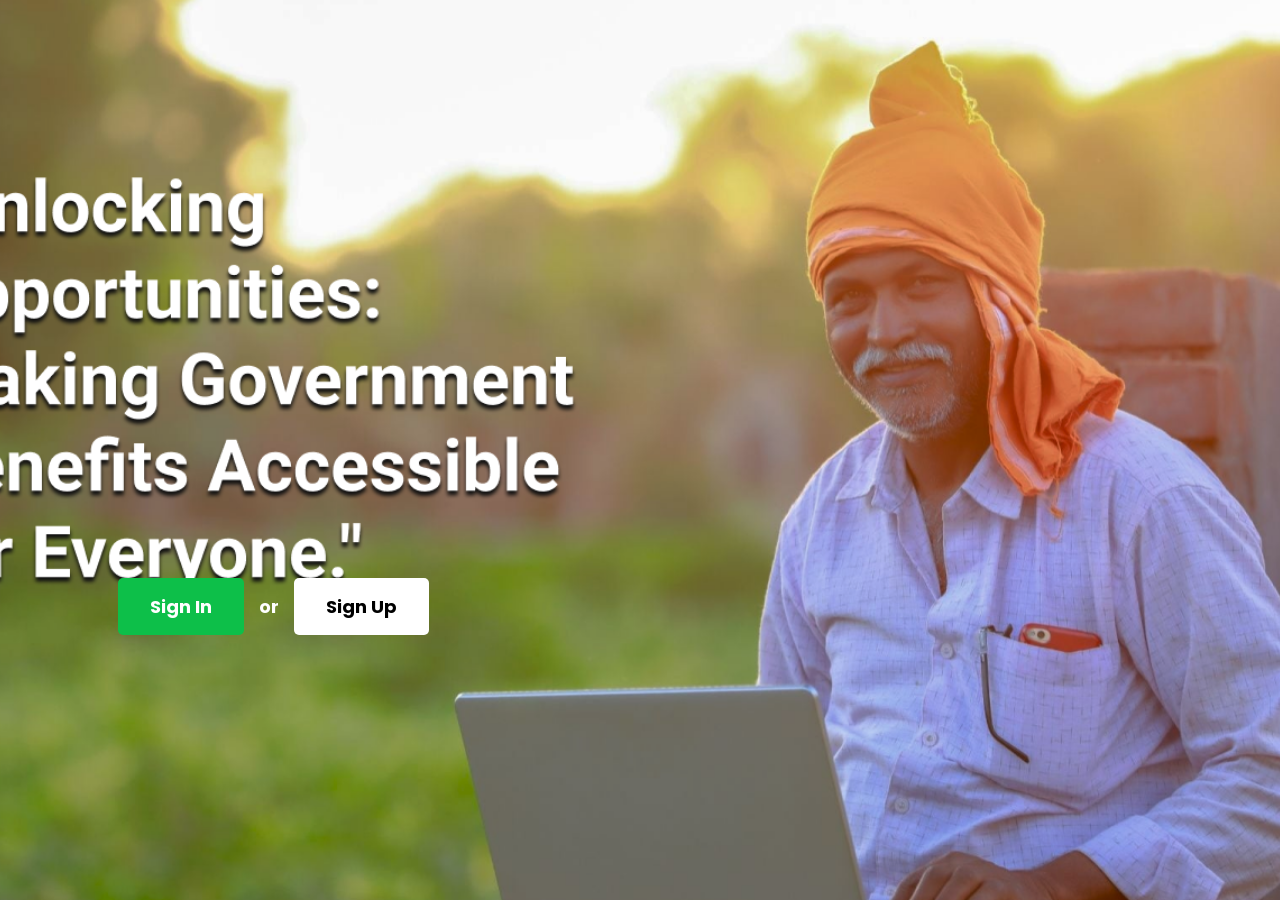
<file: index.html>
<!DOCTYPE html>
<html lang="en">
<head>
    <meta charset="UTF-8">
    <meta name="viewport" content="width=device-width, initial-scale=1.0">
    <title>Sign In / Sign Up Buttons</title>
    <link href="https://fonts.googleapis.com/css2?family=Poppins:wght@300;400;600&display=swap" rel="stylesheet">
    <style>
        body {
            background-image: url('opp.png');
            background-size: cover;
            background-position: center; 
            background-attachment: fixed; 
            display: flex; 
            flex-direction: column; 
            font-family: 'Poppins', sans-serif;
        }

        .button-container {
            margin-top: 570px;
            margin-left: 110px;
            color: white;
            font-size: 20px;
        }

        .signin-button {
            background-color: #0DBF49; 
            color: white;
            padding: 15px 32px; 
            font-size: 18px;
            border: none;
            border-radius: 5px;
            cursor: pointer; 
            transition: background-color 0.3s ease; 
            display: inline-block;
            text-align: center; 
            text-decoration: none;
        }

        .signup-button {
            background-color: white; 
            color: black;
            padding: 15px 32px; 
            font-size: 18px;
            border: none;
            border-radius: 5px;
            cursor: pointer; 
            transition: background-color 0.3s ease; 
            display: inline-block;
            text-align: center; 
            text-decoration: none;
        }

        .signin-button:hover {
            background-color: white;
            color: black;
        }

        .signup-button:hover {
            background-color: #0DBF49;
            color: white;
        }

        .or-text {
            font-size: 18px;
            margin: 0 10px;
        }
    </style>
</head>
<body>
    <div class="button-container">
        <a href="SignIn1.html" class="signin-button"><b>Sign In</b></a>
        <b class="or-text">or</b>
        <a href="SignUp.html" class="signup-button"><b>Sign Up</b></a>
    </div>
</body>
</html>
</file>
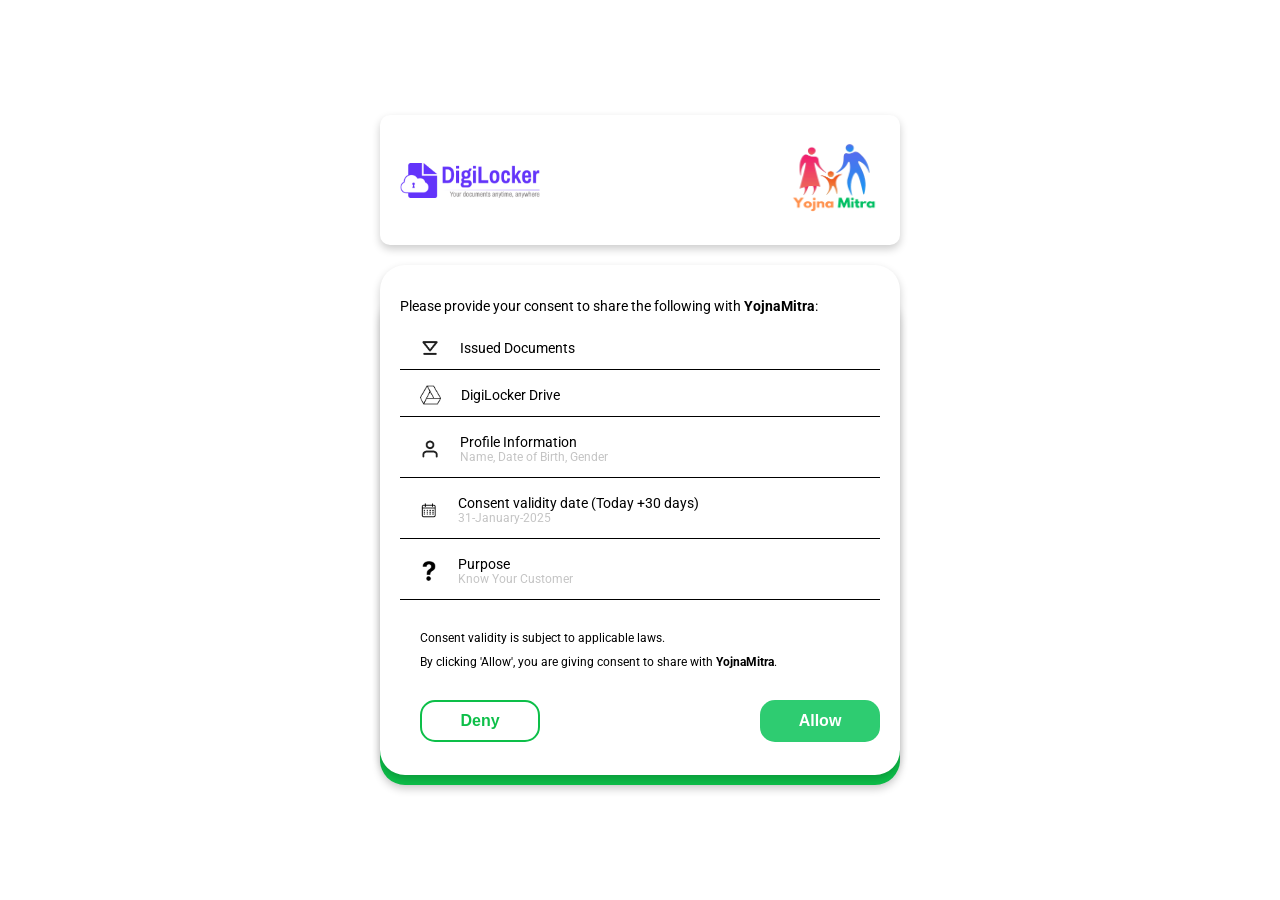
<file: consentForm.html>
<!DOCTYPE html>
<html lang="en">
<head>
  <meta charset="UTF-8">
  <meta name="viewport" content="width=device-width, initial-scale=1.0">
  <link href="https://fonts.googleapis.com/css2?family=Roboto:wght@400;700&display=swap" rel="stylesheet">
  <title>DigiLocker Consent Form</title>
  <style>
    body {
      font-family: Arial, sans-serif;
      margin: 0;
      padding: 0;
      display: flex;
      justify-content: center;
      align-items: center;
      flex-direction: column; /* Stack the containers vertically */
      height: 100vh;
      background-color: #FFFFFF;
    }
.container2 {
  margin-top: 40px;
  width: 480px;
  height: 450px;
  background: #0DBF49;
  border-radius: 25px;
  box-shadow: 0 4px 8px rgba(0, 0, 0, 0.2);
  padding: 20px;
  z-index: 1; /* Lower stacking order */
}

.container {
  margin-top: 140px;
  width: 480px;
  height: 470px;
  background: white;
  border-radius: 25px;
  box-shadow: 0 4px 8px rgba(0, 0, 0, 0.2);
  padding: 20px;
  position: absolute; 
  z-index: 2; /* Higher stacking order to appear on top of container2 */
}

    .container1 {
      width: 480px;
      height: 130px;
      background-color: white;
      border-radius: 10px;
      box-shadow: 0 4px 8px rgba(0, 0, 0, 0.2);
      margin-bottom: 10px;
      display: flex; /* Use flexbox */
      justify-content: space-between; 
      align-items: center; 
      padding: 0 20px; 
      z-index: 2;
    }
    .digilocker img, .digilocker {
      height: 35px;
      width: 140px; 

    }
    .yojna img{
      height: 80px;
      width: 90px;
    }
    .container img {
      height: auto;
    }
    .header {
      display: flex;
      justify-content: space-between;
      align-items: center;
      margin-bottom: 20px;
    }
    .header img {
      height: 50px;
    }
    .content {
      font-size: 14px;
      line-height: 1.0;
    }
    .container p{
      font-family: 'Roboto';
    }

    .content div {
      display: flex;
      align-items: center;
      margin-bottom: 4px;
      border-bottom: 1px solid black;
    }
    .content div:last-child {
      border-bottom: none; /* Removes the border from the last item */
    }
    .content div img {
      height: 20px;
      margin-right: 20px;
      margin-left: 20px;
    }
    .buttons {
      display: flex;
      justify-content: space-between;
      margin-top: 20px;
    }
    .buttons button {
      width: 25%;
      padding: 10px;
      font-size: 16px;
      border-radius: 15px;
      cursor: pointer;
      font-weight: bold;
    }
    .deny {
      margin-left: 20px;
      background: white;
      color: #0DBF49;
      border: 2px solid #0DBF49;
    }
    .allow{
      background: #2ecc71;
      color: white;
      border: none;
    }
    .allow a{
      text-decoration: none;
      color: white;
      border: none;
    }

    .lastp{
      margin-left: 20px;
      margin-top: 20px;
      margin-bottom: 0px;
    }
  </style>
</head>
<body>
  <!-- container1 placed above container -->
  <div class="container1">
    <div class="digilocker">
      <img src="Group 907.png">
    </div>
    <div class="yojna">
      <img src="Yojna Mitra-Photoroom 1.png">
    </div>
  </div>
  
  <div class="container">
    <div class="content">
      <p >Please provide your consent to share the following with <strong>YojnaMitra</strong>:</p>
      <div>
        <img src="Skip back.png" alt="Icon">
        <p>Issued Documents</p>
      </div>
      <div>
        <img src="220361 1.png" alt="Icon">
        <p>DigiLocker Drive</p>
      </div>
      <div>
        <img src="User.png" alt="Icon">
        <p>Profile Information<br><span style="font-size: 12px; color: #C4C4C4;">Name, Date of Birth, Gender</span></p>
      </div>
      <div>
        <img src="pngtree-flat-calendar-png-image_4590004-Photoroom 1.png" alt="Icon">
        <p>Consent validity date (Today +30 days)<br><span style="font-size: 12px; color: #C4C4C4;">31-January-2025</span></p>
      </div>
      <div>
        <img src="Black_question_mark 1.png" alt="Icon">
        <p>Purpose<br><span style="font-size: 12px; color: #C4C4C4;">Know Your Customer</span></p>
      </div>
      <div class="lastp">
        <p style="font-size: 12px; color: black;">
          Consent validity is subject to applicable laws.<br><br>
          By clicking 'Allow', you are giving consent to share with <strong>YojnaMitra</strong>.
        </p>
      </div>
    </div >
    <div class="buttons">
      <button class="deny">Deny</button>
      <!-- <button class="allow">Allow</button> -->
     <button class="allow"><a href="HomePage.html" >Allow</a></button>
    </div>
  </div>
  <div class="container2"></div>
</body>
</file>
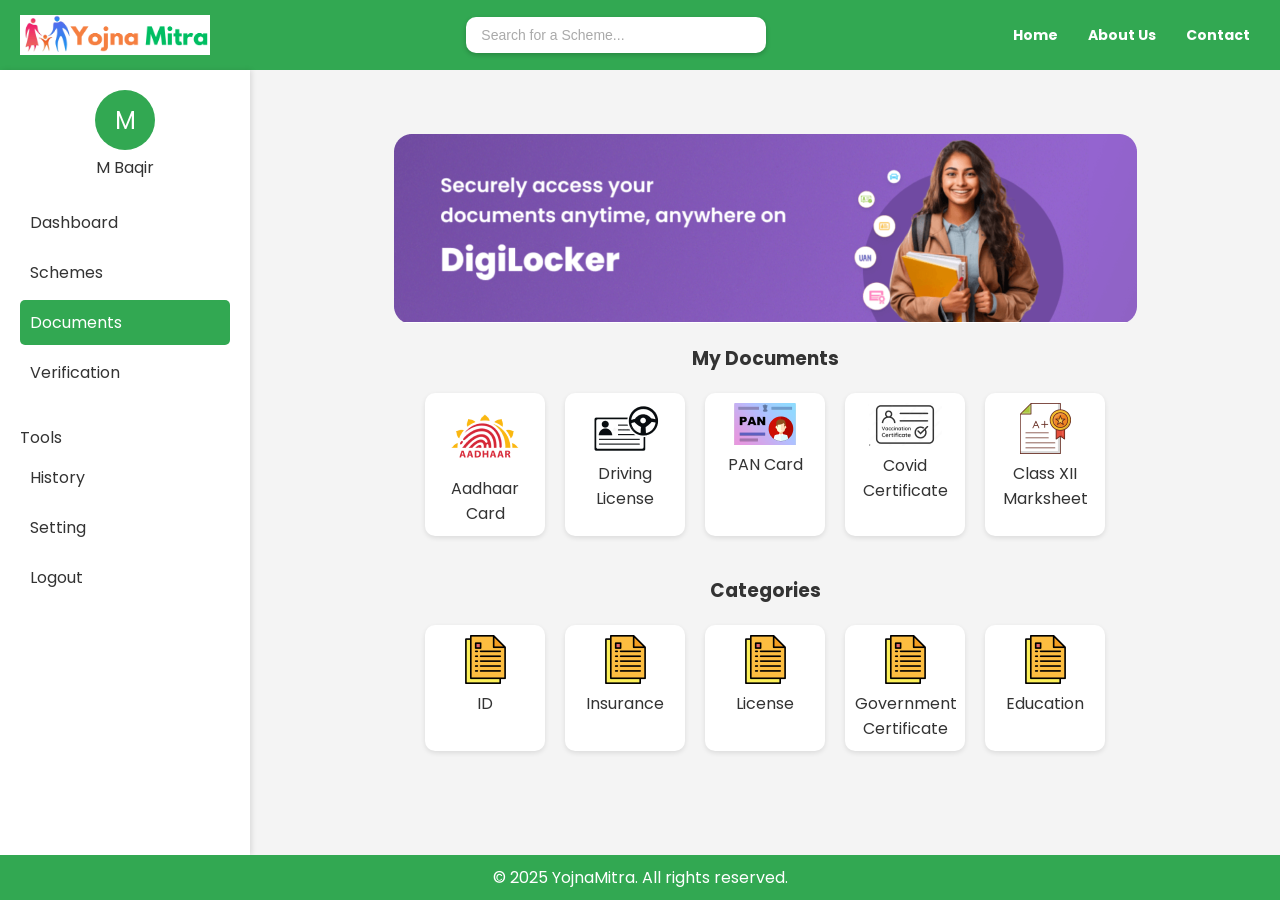
<file: document.html>
<!DOCTYPE html>
<html lang="en">
<head>
  <meta charset="UTF-8">
  <meta name="viewport" content="width=device-width, initial-scale=1.0">
  <link href="https://fonts.googleapis.com/css2?family=Poppins:wght@400;500;600&display=swap" rel="stylesheet">
  <title>YojnaMitra Dashboard</title>
  <link rel="stylesheet" href="document.css">
</head>
<body>
    <header class="header">
        <div class="logo">
          <img src="logo2.png" alt="Yojna Logo">
        </div>
        <nav class="nav">
          <div class="search">
            <input type="text" placeholder="Search for a Scheme...">
          </div>
          <div class="right-links">
            <a href="#">Home</a>
            <a href="#">About Us</a>
            <a href="#">Contact</a>
          </div>
        </nav>
      </header>
      
  <div class="container">
    <aside class="sidebar">
      <div class="profile">
        <div class="avatar">M</div>
        <p>M Baqir</p>
      </div>
      <ul class="menu">
        <li><a href="yojna.html">Dashboard</a></li>
        <li><a href="schemehtml.html">Schemes</a></li>
        <li><a href="document.html"  class="active">Documents</a></li>
        <li><a href="verification.html">Verification</a></li>
        <li class="tools">
            <br>
          <span>Tools</span>
            <li><a href="#">History</a></li>
            <li><a href="#">Setting</a></li>
            <li><a href="#">Logout</a></li>
        </li>
      </ul>
    </aside>

        <section class="content">
              <img src="banner.png" alt="DigiLocker Banner">
              
              <div class="documents">
                <h3>My Documents</h3>
                <div class="document-grid">
                  <a href="aadhaar.png" target="_blank" class="document">
                    <img src="adhaar1.png" alt="Aadhaar Card">
                    <p>Aadhaar Card</p>
                  </a>
                  <a href="driving_license.png" target="_blank" class="document">
                    <img src="DL1.png" alt="Driving License">
                    <p>Driving License</p>
                  </a>
                  <a href="pan_card.png" target="_blank" class="document">
                    <img src="PAN1.png" alt="PAN Card">
                    <p>PAN Card</p>
                  </a>
                  <a href="covidcertificate.png" target="_blank" class="document">
                    <img src="covid1.png" alt="Covid Certificate">
                    <p>Covid Certificate</p>
                  </a>
                  <a href="makrksheet12.png" target="_blank" class="document">
                    <img src="makrsheet1.png" alt="Class XII Marksheet">
                    <p>Class XII Marksheet</p>
                  </a>
                </div>
              </div>
              
              <div class="categories">
                <h3>Categories</h3>
                <div class="category-grid">
                  <a href="id_category.png" target="_blank" class="category">
                    <img src="categoory1.png" alt="ID">
                    <p>ID</p>
                  </a>
                  <a href="insurance_category.png" target="_blank" class="category">
                    <img src="categoory1.png" alt="Insurance">
                    <p>Insurance</p>
                  </a>
                  <a href="license_category.png" target="_blank" class="category">
                    <img src="categoory1.png" alt="License">
                    <p>License</p>
                  </a>
                  <a href="government_certificate_category.png" target="_blank" class="category">
                    <img src="categoory1.png" alt="Government Certificate">
                    <p>Government Certificate</p>
                  </a>
                  <a href="education_category.png" target="_blank" class="category">
                    <img src="categoory1.png" alt="Education">
                    <p>Education</p>
                  </a>
                </div>
              </div>
              
            </div>
          </section>
      
    </main>
  </div>

  <footer class="footer">
    <p>© 2025 YojnaMitra. All rights reserved.</p>
  </footer>
</body>
</html>
</file>
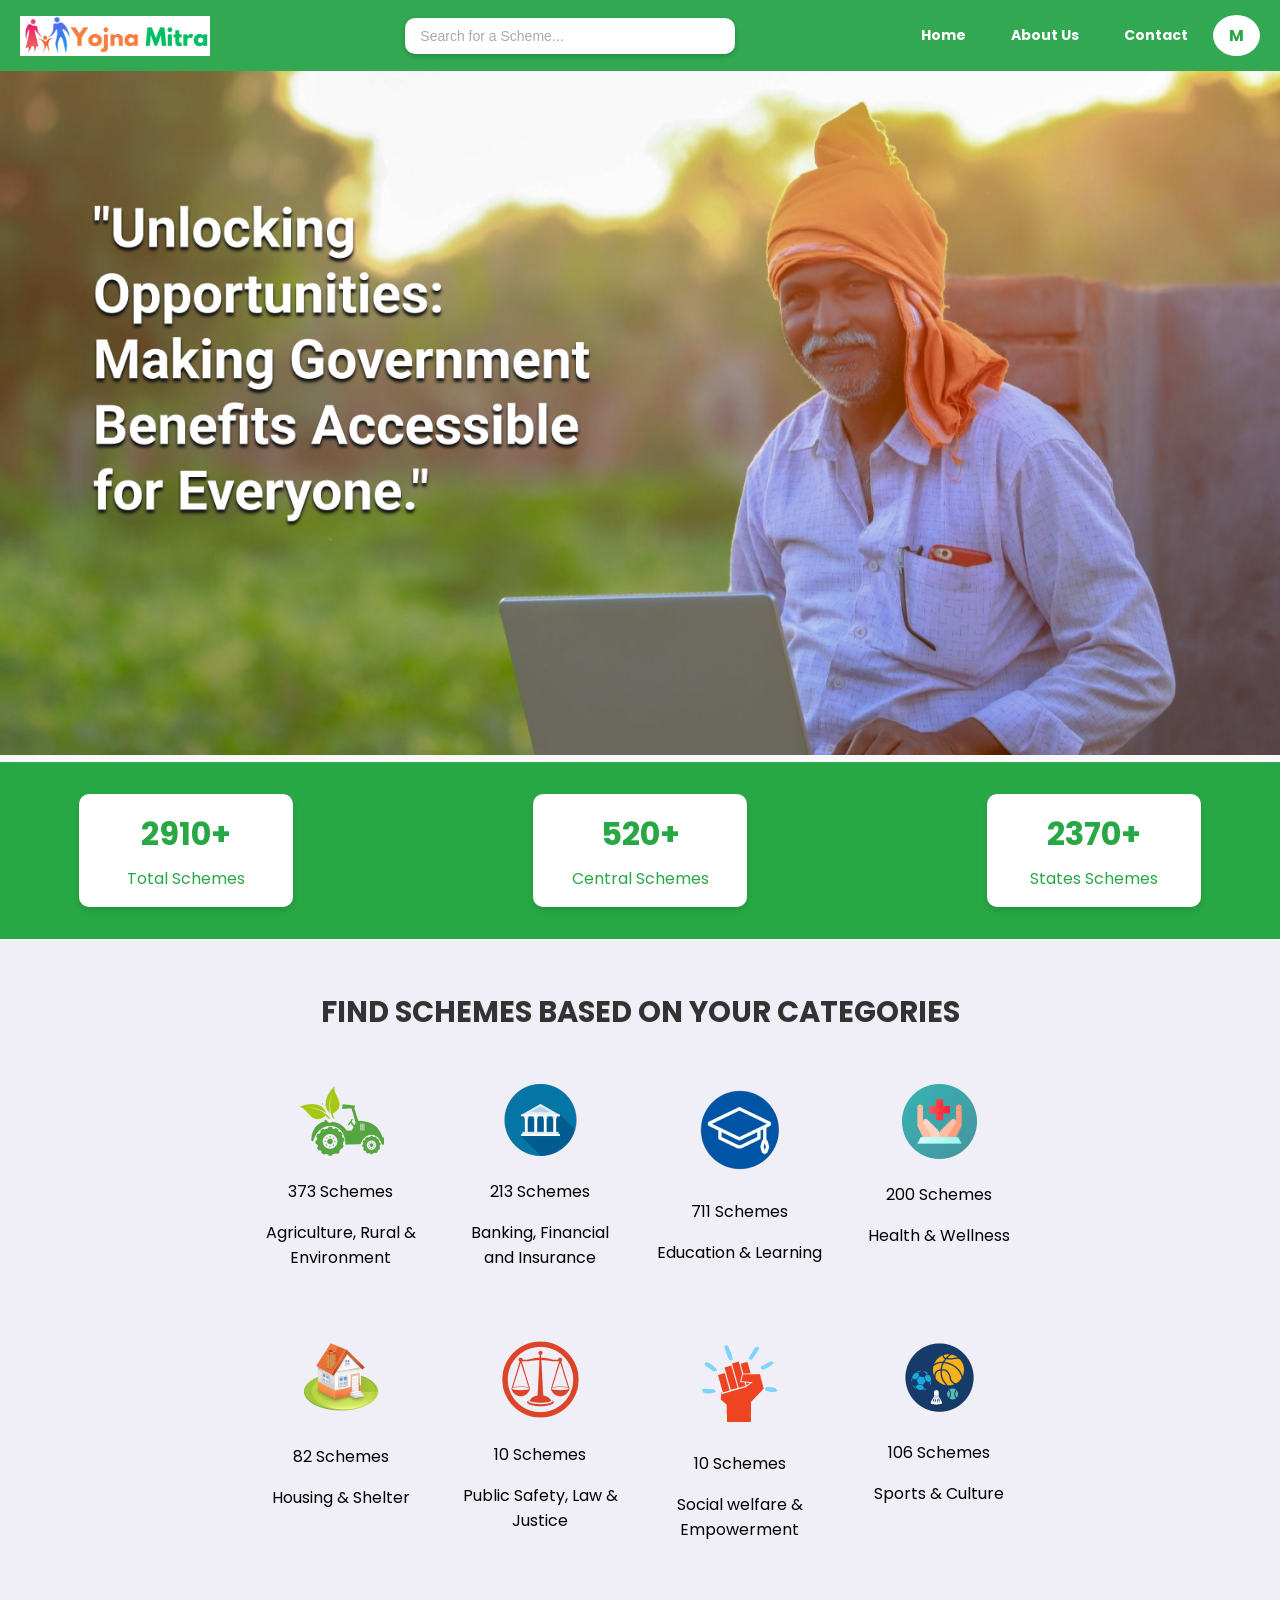
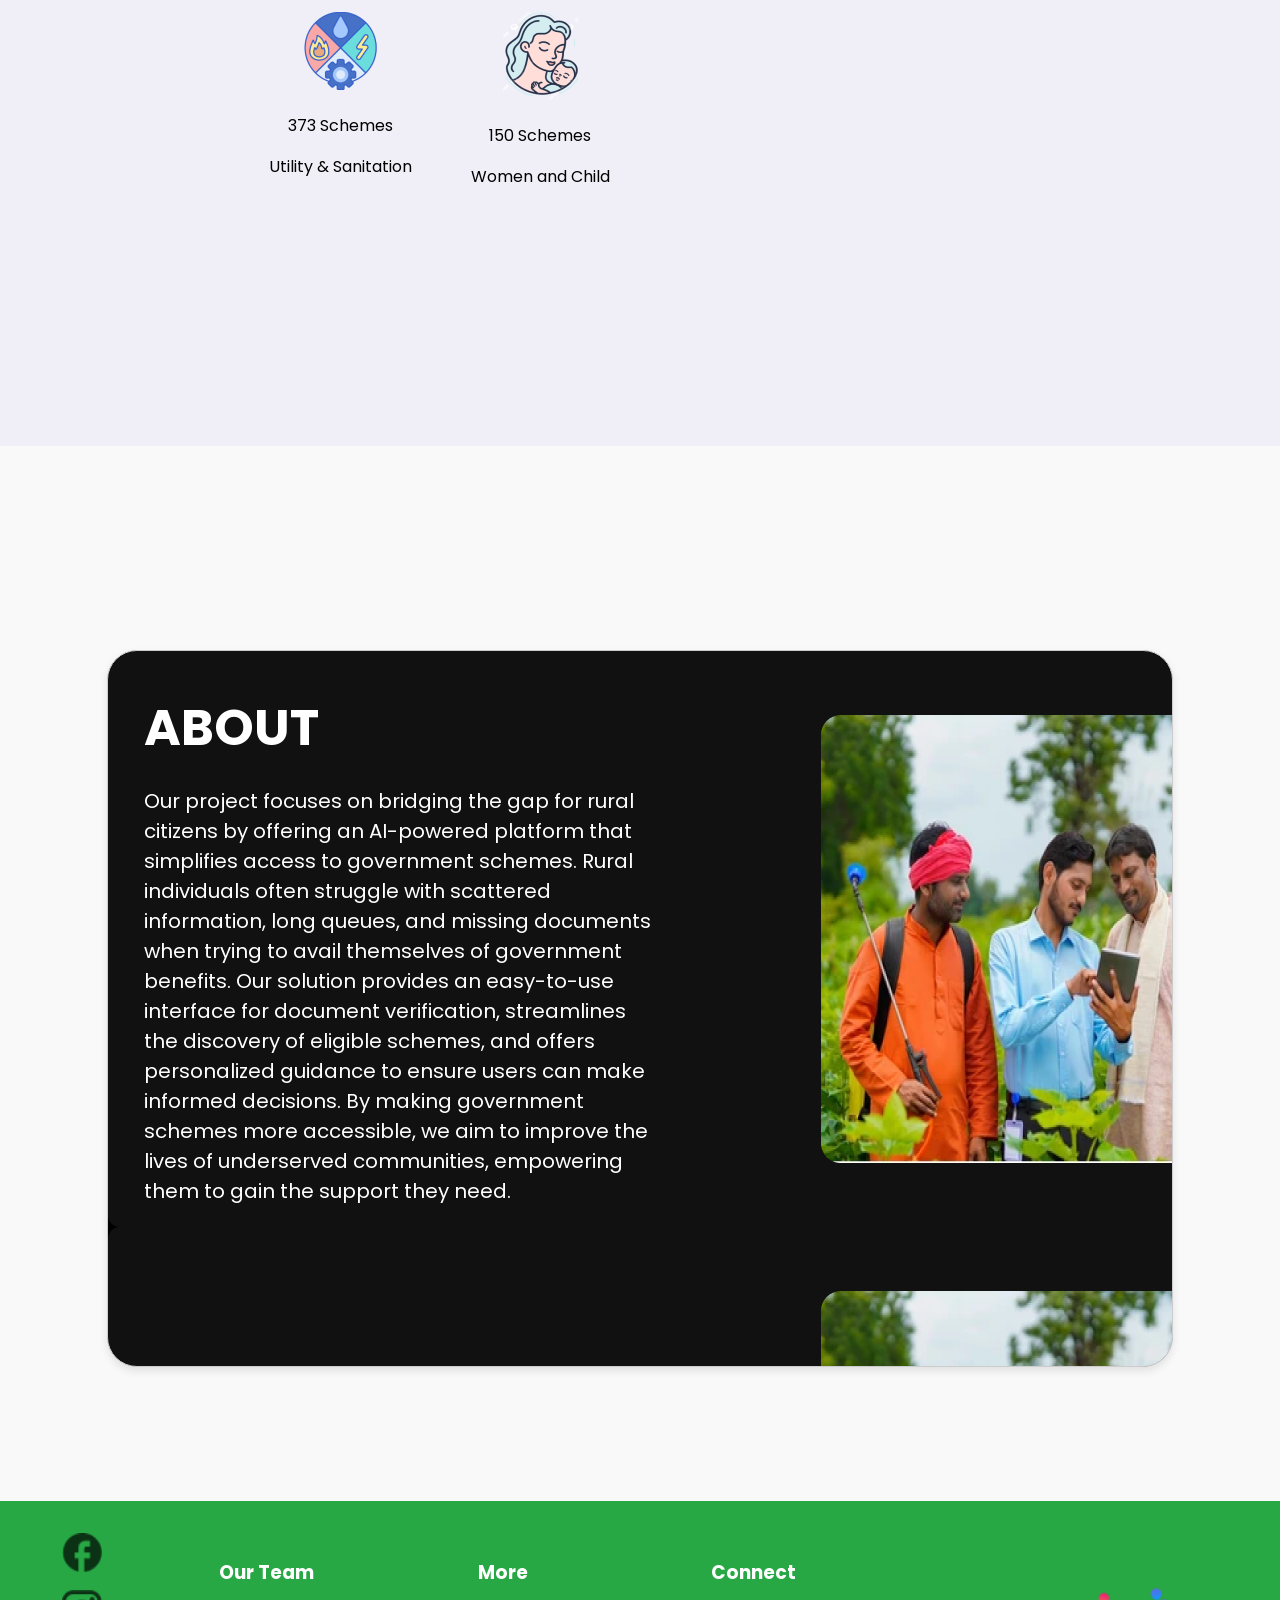
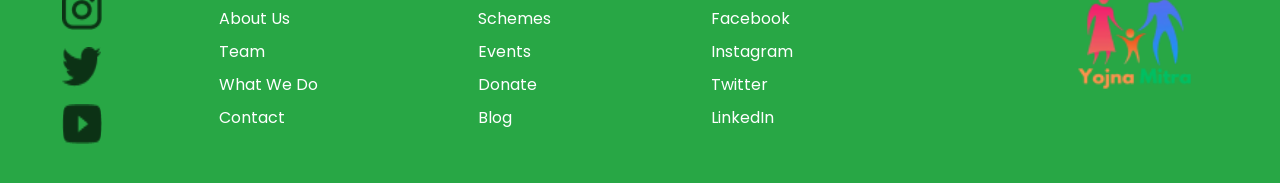
<file: HomePage.html>
<!DOCTYPE html>
<html lang="en">
<head>
  <meta charset="UTF-8">
  <meta name="viewport" content="width=device-width, initial-scale=1.0">
  <link href="https://fonts.googleapis.com/css2?family=Poppins:wght@400;500;600&display=swap" rel="stylesheet">
  <title>Yojna Mitra</title>
  <link rel="stylesheet" href="HomePage.css">
</head>
<body>
  <header class="header">
    <div class="logo">
      <img src="logo2.png" alt="Yojna Logo">
    </div>
    <nav class="nav">
      <div class="search">
        <input type="text" placeholder="Search for a Scheme...">
      </div>
      <div class="right-links">
        <a href="#">Home</a>
        <a href="#">About Us</a>
        <a href="#">Contact</a>
      </div>
      <a href="yojna.html" class="profile">
        <span>M</span>
      </a>          
    </nav>
  </header>

  <section class="hero">
    <div class="hero-image">
      <img src="opp.png" alt="Farmer using laptop">
    </div>
  </section>

  <section class="statistics">
    <div class="stat-item">
      <h2>2910+</h2>
      <p>Total Schemes</p>
    </div>
    <div class="stat-item">
      <h2>520+</h2>
      <p>Central Schemes</p>
    </div>
    <div class="stat-item">
      <h2>2370+</h2>
      <p>States Schemes</p>
    </div>
  </section>

  <section class="categories">
    <h2>FIND SCHEMES BASED ON YOUR CATEGORIES</h2>
    <div class="category-grid">
        <div class="category">
            <img src="tractor.png">
            <p class="sch">373 Schemes</p>
            <p>Agriculture, Rural & Environment</p>
        </div>
        <div class="category">
            <img src="home.png">
            <p class="sch">213 Schemes</p>
            <p>Banking, Financial and Insurance</p>
        </div>
        <div class="category">
            <img src="Education.png">
            <p class="sch">711 Schemes</p>
            <p>Education & Learning</p>
        </div>
        <div class="category">
            <img src="health.png">
            <p class="sch">200 Schemes</p>
            <p>Health & Wellness</p>
        </div>
        <div class="category">
            <img src="house.png">
            <p class="sch">82 Schemes</p>
            <p>Housing & Shelter</p>
        </div>
        <div class="category">
            <img src="Law.png">
            <p class="sch">10 Schemes</p>
            <p>Public Safety, Law & Justice</p>
        </div>
        <div class="category">
            <img src="Welfare.png">
            <p class="sch">10 Schemes</p>
            <p>Social welfare & Empowerment</p>
        </div>
        <div class="category">
            <img src="Sports.png">
            <p class="sch">106 Schemes</p>
            <p>Sports & Culture</p>
        </div>
        <div class="category">
            <img src="sanitation.png">
            <p class="sch">373 Schemes</p>
            <p>Utility & Sanitation</p>
        </div>
        <div class="category">
            <img src="mother.png">
            <p class="sch">150 Schemes</p>
            <p>Women and Child</p>
        </div>
    </div>
  </section>

  <section class="AboutPage" id="about-section">
    <div class="content">
      <div class="text">
        <span>ABOUT</span>
        <p>
          Our project focuses on bridging the gap for rural citizens by offering an AI-powered platform 
          that simplifies access to government schemes. Rural individuals often struggle with scattered 
          information, long queues, and missing documents when trying to avail themselves of government 
          benefits. Our solution provides an easy-to-use interface for document verification, streamlines
          the discovery of eligible schemes, and offers personalized guidance to ensure users can make
          informed decisions. By making government schemes more accessible, we aim to improve the lives of
          underserved communities, empowering them to gain the support they need.
        </p>
      </div>
    </div>
  </section>
  </main>

  <footer class="footer">
    <div class="social-links">
      <a href="#"><img src="facebook.png" alt="Facebook"></a>
      <a href="#"><img src="instagram.png" alt="Instagram"></a>
      <a href="#"><img src="twiter.png" alt="Twitter"></a>
      <a href="#"><img src="YouTube.png" alt="YouTube"></a>
    </div>
    <div class="footer-nav">
      <div>
        <h3>Our Team</h3>
        <ul>
          <li><a href="#about">About Us</a></li>
          <li><a href="#team">Team</a></li>
          <li><a href="#what-we-do">What We Do</a></li>
          <li><a href="#contact">Contact</a></li>
        </ul>
      </div>
      <div>
        <h3>More</h3>
        <ul>
          <li><a href="#schemes">Schemes</a></li>
          <li><a href="#events">Events</a></li>
          <li><a href="#donate">Donate</a></li>
          <li><a href="#blog">Blog</a></li>
        </ul>
      </div>
      <div>
        <h3>Connect</h3>
        <ul>
          <li><a href="#">Facebook</a></li>
          <li><a href="#">Instagram</a></li>
          <li><a href="#">Twitter</a></li>
          <li><a href="#">LinkedIn</a></li>
        </ul>
      </div>
    </div>
    <div class="footer-logo">
      <img src="logo.png" alt="Yojna Mitra">
    </div>
  </footer>
</body>
</html>
</file>
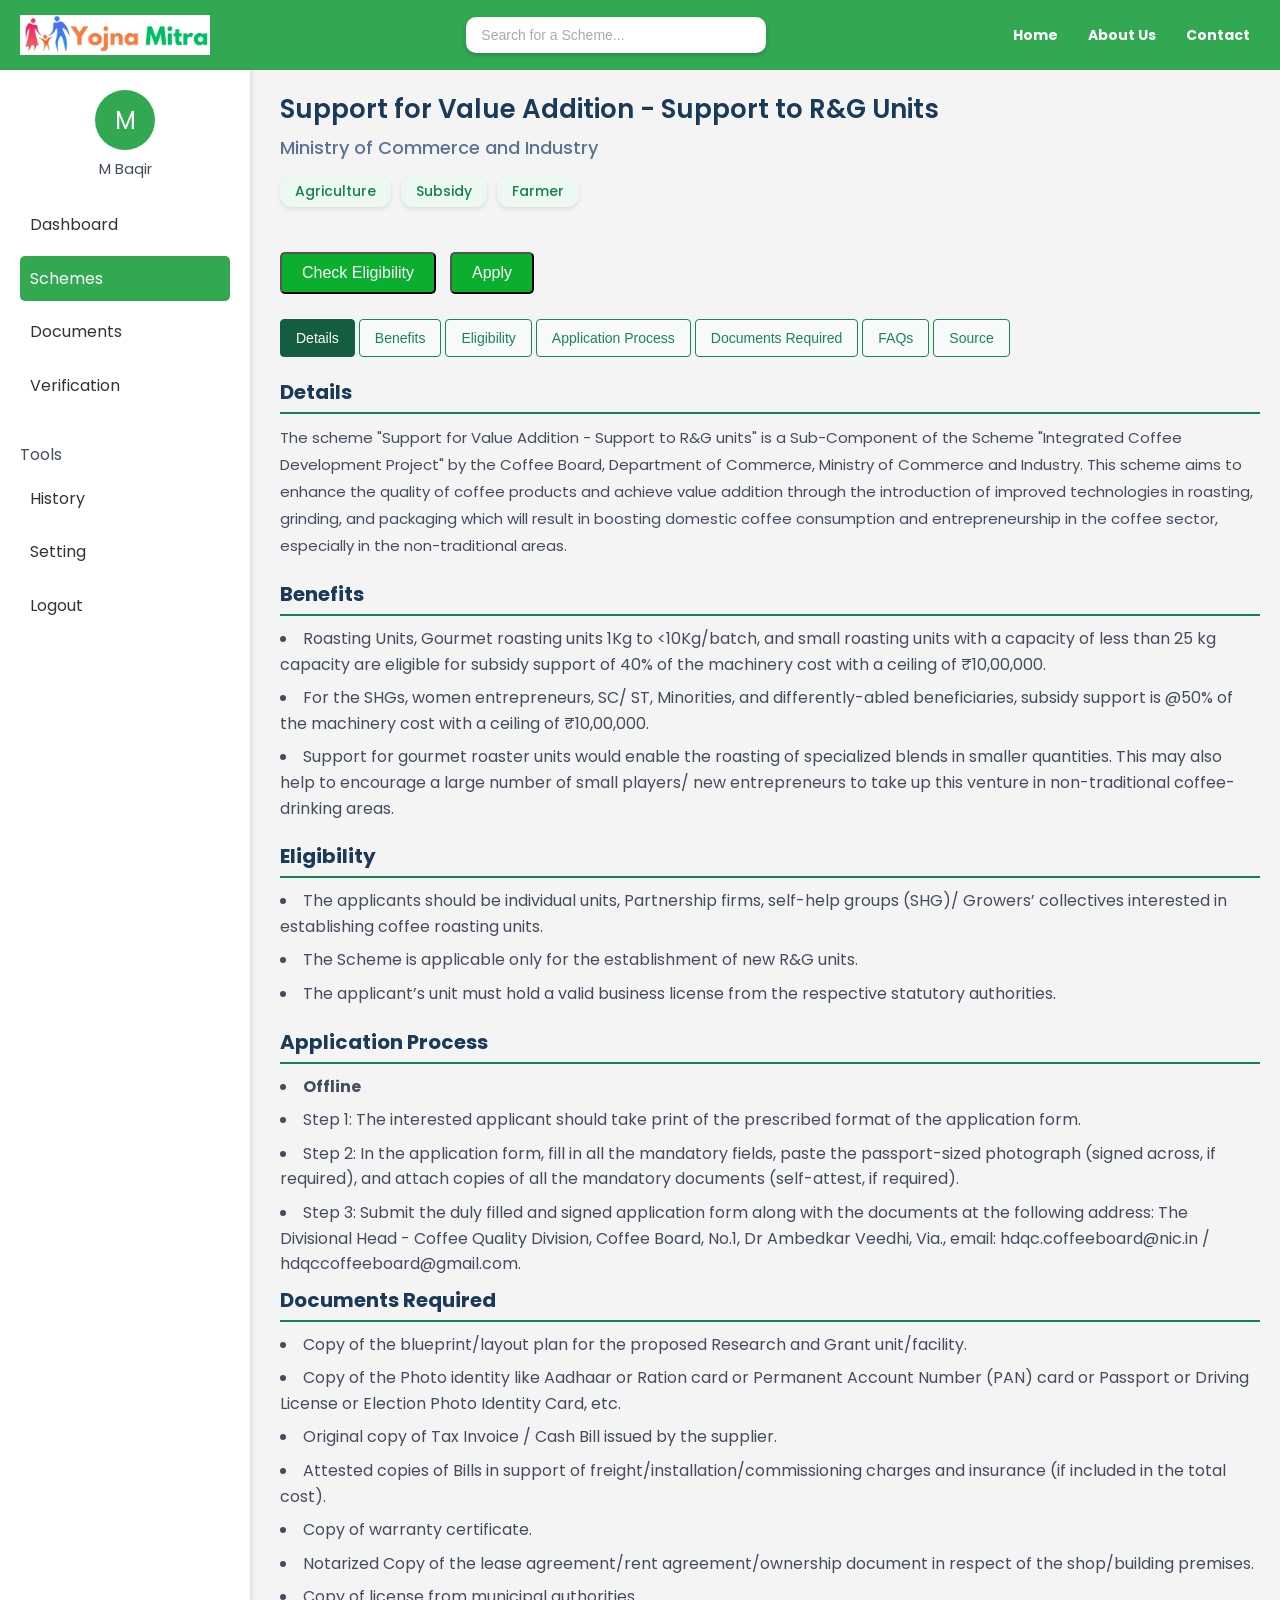
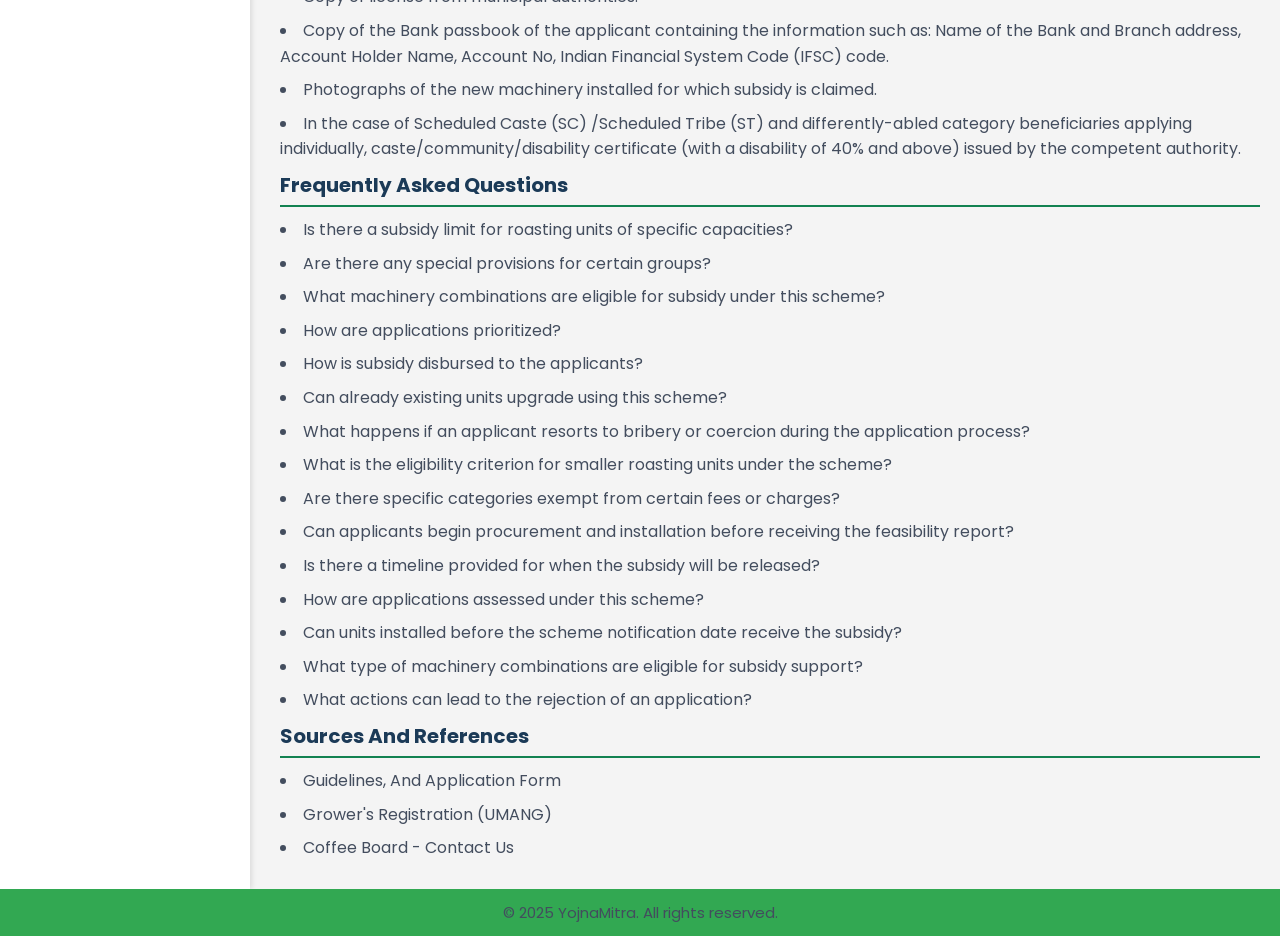
<file: scheme2html.html>
<!DOCTYPE html>
<html lang="en">
<head>
  <meta charset="UTF-8">
  <meta name="viewport" content="width=device-width, initial-scale=1.0">
  <link href="https://fonts.googleapis.com/css2?family=Poppins:wght@400;500;600&display=swap" rel="stylesheet">
  <title>YojnaMitra Dashboard</title>
  <link rel="stylesheet" href="scheme2css.css">
</head>
<body>
    <header class="header">
        <div class="logo">
          <img src="logo2.png" alt="Yojna Logo">
        </div>
        <nav class="nav">
          <div class="search">
            <input type="text" placeholder="Search for a Scheme...">
          </div>
          <div class="right-links">
            <a href="#">Home</a>
            <a href="#">About Us</a>
            <a href="#">Contact</a>
          </div>
        </nav>
      </header>

  <div class="container">
    <aside class="sidebar">
      <div class="profile">
        <div class="avatar">M</div>
        <p>M Baqir</p>
      </div>
      <ul class="menu">
        <li><a href="yojna.html">Dashboard</a></li>
        <li><a href="schemehtml.html"class="active">Schemes</a></li>
        <li><a href="document.html">Documents</a></li>
        <li><a href="verification.html">Verification</a></li>
        <li class="tools">
            <br>
          <span>Tools</span>
            <li><a href="#">History</a></li>
            <li><a href="#">Setting</a></li>
            <li><a href="#">Logout</a></li>
        </li>
      </ul>
    </aside>

    <main class="dashboard">
        <section class="schemes">
            <h1>Support for Value Addition - Support to R&G Units</h1>
            <h2>Ministry of Commerce and Industry</h2>
          
            <div class="tags">
              <span class="tag">Agriculture</span>
              <span class="tag">Subsidy</span>
              <span class="tag">Farmer</span>
            </div>
            
            <button class="toggle-btn" id="toggle-btn">Check Eligibility</button>
            <button class="apply-btn" id="apply-btn">Apply</button>
            
              
              <div class="eligibility-form" id="eligibility-form" style="display: none;">
                <div class="eligibility-form-inner">
                  <h3>Eligibility Check</h3>
                  <form id="eligibility-form-inner">
                    <label for="age">Age:</label>
                    <input type="number" id="age" name="age" required>
              
                    <label for="income">Annual Income:</label>
                    <input type="number" id="income" name="income" required>
              
                    <label for="business-type">Business Type:</label>
                    <select id="business-type" name="business-type" required>
                      <option value="rural">Rural</option>
                      <option value="urban">Urban</option>
                    </select>
              
                    <button type="button" id="check-eligibility-btn">Check Eligibility</button>
                  </form>
              
                  <div class="eligibility-message" id="eligibility-result"></div>
                  <button id="close-btn" class="close-btn">Close</button>
                </div>
              </div>

            <br>
            <br>
            <nav class="navigation">
                <div class="nav-line"></div>
                <button class="nav-btn active">Details</button>
                <button class="nav-btn">Benefits</button>
                <button class="nav-btn">Eligibility</button>
                <button class="nav-btn">Application Process</button>
                <button class="nav-btn">Documents Required</button>
                <button class="nav-btn">FAQs</button>
                <button class="nav-btn">Source</button>
                <div class="nav-line"></div>
              </nav>
              
            <div class="scheme-content">
              <section class="details-section">
                <h3>Details</h3>
                <p>The scheme "Support for Value Addition - Support to R&G units" is a Sub-Component of the Scheme "Integrated Coffee Development Project" by the Coffee Board, Department of Commerce, Ministry of Commerce and Industry. This scheme aims to enhance the quality of coffee products and achieve value addition through the introduction of improved technologies in roasting, grinding, and packaging which will result in boosting domestic coffee consumption and entrepreneurship in the coffee sector, especially in the non-traditional areas.</p>
              </section>
              <section class="benefits-section">
                <h3>Benefits</h3>
                <ul>
                  <li>Roasting Units, Gourmet roasting units 1Kg to &lt;10Kg/batch, and small roasting units with a capacity of less than 25 kg capacity are eligible for subsidy support of 40% of the machinery cost with a ceiling of ₹10,00,000.</li>
                  <li>For the SHGs, women entrepreneurs, SC/ ST, Minorities, and differently-abled beneficiaries, subsidy support is @50% of the machinery cost with a ceiling of ₹10,00,000.</li>
                  <li>Support for gourmet roaster units would enable the roasting of specialized blends in smaller quantities. This may also help to encourage a large number of small players/ new entrepreneurs to take up this venture in non-traditional coffee-drinking areas.</li>
                </ul>
              </section>
              <section class="eligibility-section">
                <h3>Eligibility</h3>
                <ul>
                  <li>The applicants should be individual units, Partnership firms, self-help groups (SHG)/ Growers’ collectives interested in establishing coffee roasting units.</li>
                  <li>The Scheme is applicable only for the establishment of new R&G units.</li>
                  <li>The applicant’s unit must hold a valid business license from the respective statutory authorities.</li>
                </ul>
              </section>
              <section class="application-process-section">
                <h3>Application Process</h3>
                <ul>
                  <li><strong>Offline</strong></li>
                  <li>Step 1: The interested applicant should take print of the prescribed format of the application form.</li>
                  <li>Step 2: In the application form, fill in all the mandatory fields, paste the passport-sized photograph (signed across, if required), and attach copies of all the mandatory documents (self-attest, if required).</li>
                  <li>Step 3: Submit the duly filled and signed application form along with the documents at the following address: The Divisional Head - Coffee Quality Division, Coffee Board, No.1, Dr Ambedkar Veedhi, Via., email: hdqc.coffeeboard@nic.in / hdqccoffeeboard@gmail.com.</li>
                </ul>
              </section>
              
              <section class="documents-required-section">
                <h3>Documents Required</h3>
                <ul>
                  <li>Copy of the blueprint/layout plan for the proposed Research and Grant unit/facility.</li>
                  <li>Copy of the Photo identity like Aadhaar or Ration card or Permanent Account Number (PAN) card or Passport or Driving License or Election Photo Identity Card, etc.</li>
                  <li>Original copy of Tax Invoice / Cash Bill issued by the supplier.</li>
                  <li>Attested copies of Bills in support of freight/installation/commissioning charges and insurance (if included in the total cost).</li>
                  <li>Copy of warranty certificate.</li>
                  <li>Notarized Copy of the lease agreement/rent agreement/ownership document in respect of the shop/building premises.</li>
                  <li>Copy of license from municipal authorities.</li>
                  <li>Copy of the Bank passbook of the applicant containing the information such as: Name of the Bank and Branch address, Account Holder Name, Account No, Indian Financial System Code (IFSC) code.</li>
                  <li>Photographs of the new machinery installed for which subsidy is claimed.</li>
                  <li>In the case of Scheduled Caste (SC) /Scheduled Tribe (ST) and differently-abled category beneficiaries applying individually, caste/community/disability certificate (with a disability of 40% and above) issued by the competent authority.</li>
                </ul>
              </section>
              
              <section class="faq-section">
                <h3>Frequently Asked Questions</h3>
                <ul>
                  <li>Is there a subsidy limit for roasting units of specific capacities?</li>
                  <li>Are there any special provisions for certain groups?</li>
                  <li>What machinery combinations are eligible for subsidy under this scheme?</li>
                  <li>How are applications prioritized?</li>
                  <li>How is subsidy disbursed to the applicants?</li>
                  <li>Can already existing units upgrade using this scheme?</li>
                  <li>What happens if an applicant resorts to bribery or coercion during the application process?</li>
                  <li>What is the eligibility criterion for smaller roasting units under the scheme?</li>
                  <li>Are there specific categories exempt from certain fees or charges?</li>
                  <li>Can applicants begin procurement and installation before receiving the feasibility report?</li>
                  <li>Is there a timeline provided for when the subsidy will be released?</li>
                  <li>How are applications assessed under this scheme?</li>
                  <li>Can units installed before the scheme notification date receive the subsidy?</li>
                  <li>What type of machinery combinations are eligible for subsidy support?</li>
                  <li>What actions can lead to the rejection of an application?</li>
                </ul>
              </section>
              
              <section class="sources-section">
                <h3>Sources And References</h3>
                <ul>
                  <li>Guidelines, And Application Form</li>
                  <li>Grower's Registration (UMANG)</li>
                  <li>Coffee Board - Contact Us</li>
                </ul>
              </section>              
            </div>
          </section>
          
      
    </main>
  </div>

  <footer class="footer">
    <p>© 2025 YojnaMitra. All rights reserved.</p>
  </footer>

<script>
document.getElementById('toggle-btn').addEventListener('click', function() {
    const eligibilityForm = document.getElementById('eligibility-form');
    const formIsVisible = eligibilityForm.style.display === 'flex';
    eligibilityForm.style.display = formIsVisible ? 'none' : 'flex';
});

document.getElementById('close-btn').addEventListener('click', function() {
    document.getElementById('eligibility-form').style.display = 'none';
});

document.getElementById('check-eligibility-btn').addEventListener('click', function() {
    const age = parseInt(document.getElementById('age').value, 10);
    const income = parseInt(document.getElementById('income').value, 10);
    const businessType = document.getElementById('business-type').value;
    const resultDiv = document.getElementById('eligibility-result');

    let message = '';
    if (isNaN(age) || isNaN(income)) {
        message = "Please enter valid age and income.";
    } else if (age < 18 || age > 60) {
        message = "Eligibility failed: Age must be between 18 and 60.";
    } else if (income > 500000) {
        message = "Eligibility failed: Annual income must be less than ₹5,00,000.";
    } else if (businessType === 'urban' && income > 300000) {
        message = "Eligibility failed: For urban businesses, income must be less than ₹3,00,000.";
    } else {
        message = "Congratulations! You are eligible for the scheme.";
    }

    resultDiv.textContent = message;
    resultDiv.style.color = message.includes("failed") ? "red" : "green";
});

</script>
</body>
</html>
</file>
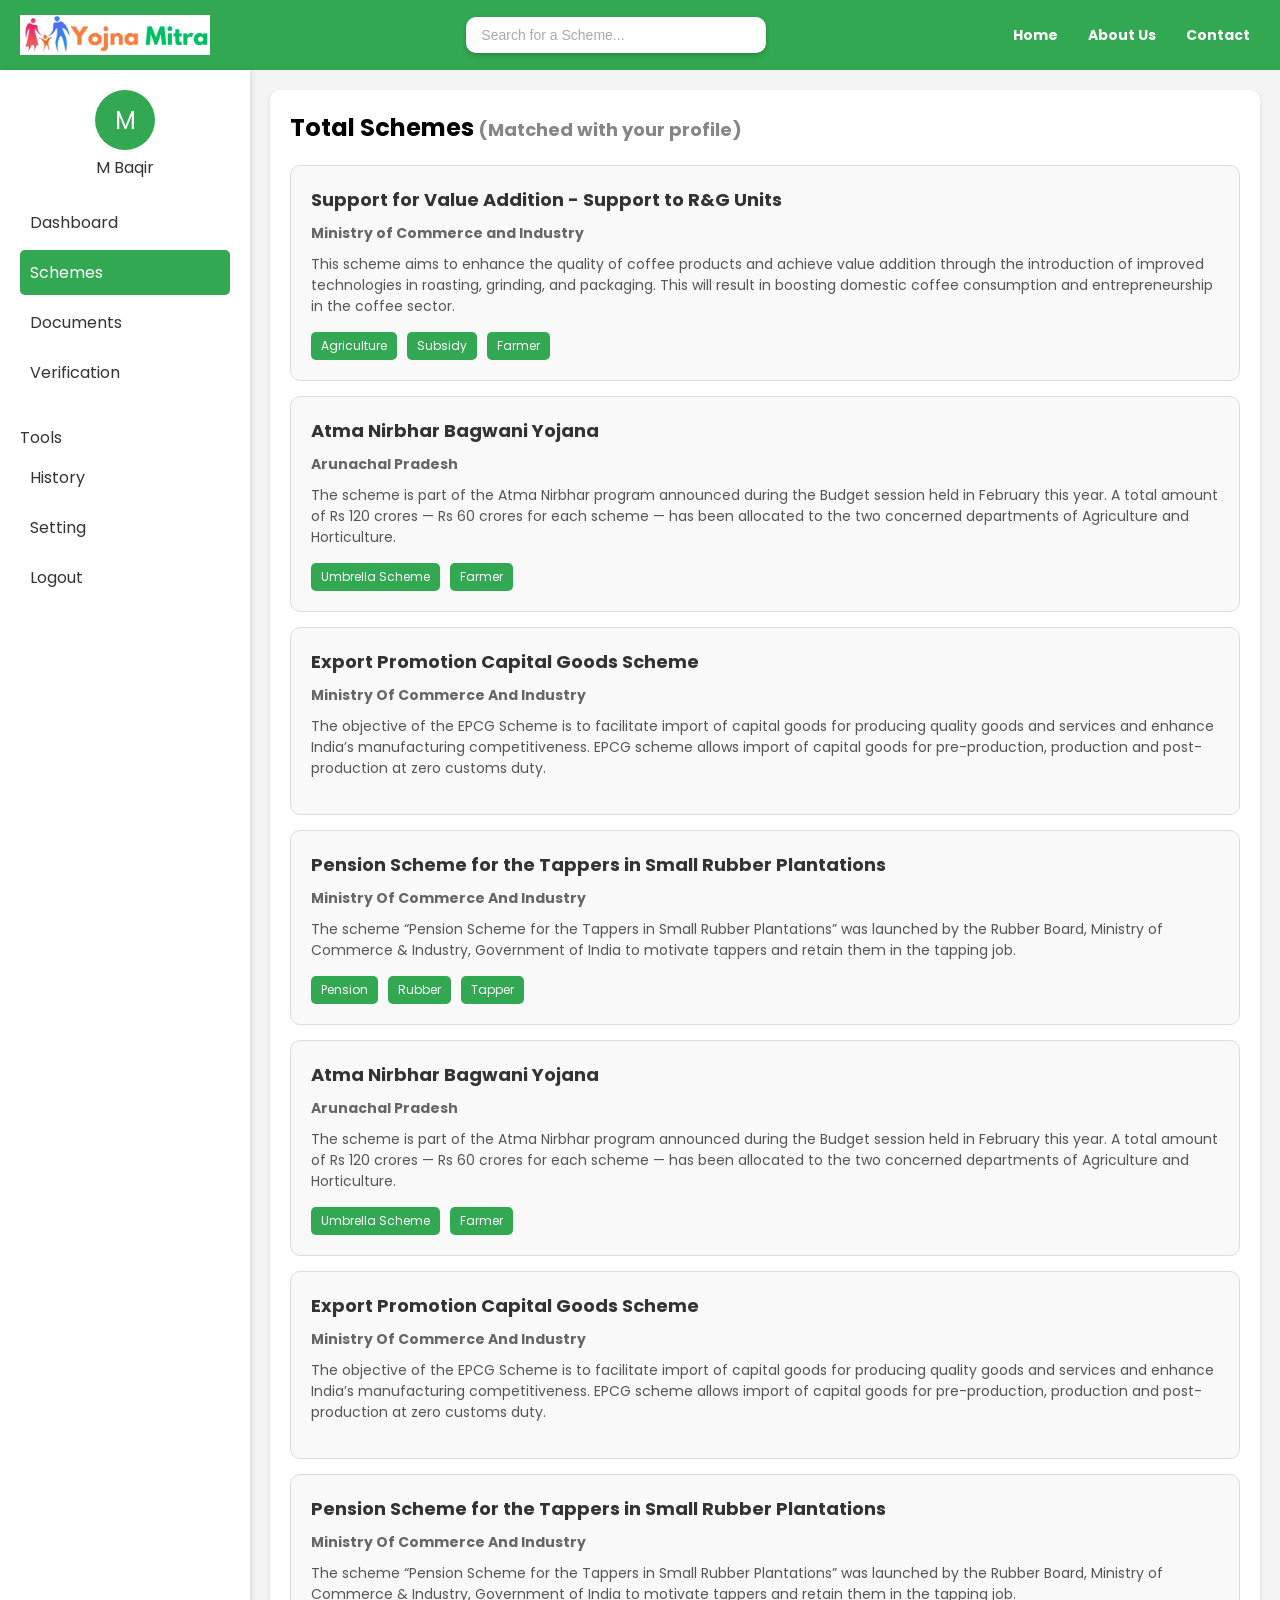
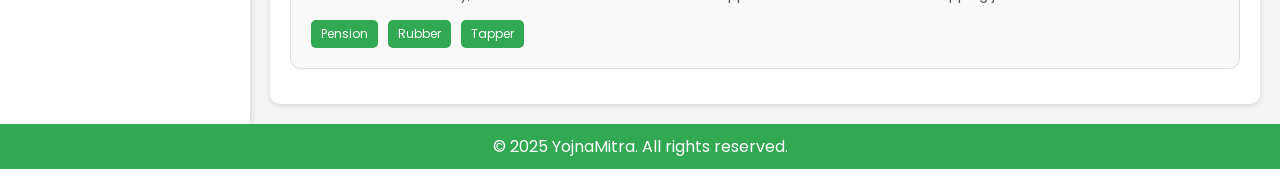
<file: schemehtml.html>
<!DOCTYPE html>
<html lang="en">
<head>
  <meta charset="UTF-8">
  <meta name="viewport" content="width=device-width, initial-scale=1.0">
  <link href="https://fonts.googleapis.com/css2?family=Poppins:wght@400;500;600&display=swap" rel="stylesheet">
  <title>YojnaMitra Dashboard</title>
  <link rel="stylesheet" href="schemecss.css">
</head>
<body>
    <header class="header">
        <div class="logo">
          <img src="logo2.png" alt="Yojna Logo">
        </div>
        <nav class="nav">
          <div class="search">
            <input type="text" placeholder="Search for a Scheme...">
          </div>
          <div class="right-links">
            <a href="#">Home</a>
            <a href="#">About Us</a>
            <a href="#">Contact</a>
          </div>
        </nav>
      </header>
      
  <div class="container">
    <aside class="sidebar">
      <div class="profile">
        <div class="avatar">M</div>
        <p>M Baqir</p>
      </div>
      <ul class="menu">
        <li><a href="yojna.html">Dashboard</a></li>
        <li><a href="schemehtml.html" class="active">Schemes</a></li>
        <li><a href="document.html">Documents</a></li>
        <li><a href="verification.html">Verification</a></li>
        <li class="tools">
            <br>
          <span>Tools</span>
            <li><a href="#">History</a></li>
            <li><a href="#">Setting</a></li>
            <li><a href="#">Logout</a></li>
        </li>
      </ul>
    </aside>

    <main class="dashboard">
      <section class="schemes">
        <h2>
          <span class="enrolled-schemes">Total Schemes</span>
          <span class="matched-profile">(Matched with your profile)</span>
        </h2>
      
        <div class="scheme">
          <h3>
            <a href="scheme2html.html" style="text-decoration: none; color: inherit;">
              Support for Value Addition - Support to R&G Units
            </a>
          </h3>
          <p class="scheme-ministry"><strong>Ministry of Commerce and Industry</strong></p>
          <p class="scheme-description">
            This scheme aims to enhance the quality of coffee products and achieve value addition 
            through the introduction of improved technologies in roasting, grinding, and packaging. 
            This will result in boosting domestic coffee consumption and entrepreneurship in the 
            coffee sector.
          </p>
          <div class="tags">
            <span>Agriculture</span>
            <span>Subsidy</span>
            <span>Farmer</span>
          </div>
        </div>
      
        <div class="scheme">
          <h3>
            <a href="your-link-here" style="text-decoration: none; color: inherit;">
              Atma Nirbhar Bagwani Yojana
            </a>
          </h3>
          <p class="scheme-ministry"><strong>Arunachal Pradesh</strong></p>
          <p class="scheme-description">
            The scheme is part of the Atma Nirbhar program announced during the Budget session held 
            in February this year. A total amount of Rs 120 crores — Rs 60 crores for each scheme — 
            has been allocated to the two concerned departments of Agriculture and Horticulture.
          </p>
          <div class="tags">
            <span>Umbrella Scheme</span>
            <span>Farmer</span>
          </div>
        </div>

        <div class="scheme">
          <h3>
            <a href="your-link-here" style="text-decoration: none; color: inherit;">
              Export Promotion Capital Goods Scheme
            </a>
          </h3>
          <p class="scheme-ministry"><strong>Ministry Of Commerce And Industry</strong></p>
          <p class="scheme-description">
            The objective of the EPCG Scheme is to facilitate import of capital goods for producing quality
            goods and services and enhance India’s manufacturing competitiveness. EPCG scheme allows import
            of capital goods for pre-production, production and post-production at zero customs duty.
          </p>
        </div>

        <div class="scheme">
          <h3>
            <a href="your-link-here" style="text-decoration: none; color: inherit;">
              Pension Scheme for the Tappers in Small Rubber Plantations
            </a>
          </h3>
          <p class="scheme-ministry"><strong>Ministry Of Commerce And Industry</strong></p>
          <p class="scheme-description">
            The scheme “Pension Scheme for the Tappers in Small Rubber Plantations” was launched by the
            Rubber Board, Ministry of Commerce & Industry, Government of India to motivate tappers and
            retain them in the tapping job.
          </p>
          <div class="tags">
            <span>Pension</span>
            <span>Rubber</span>
            <span>Tapper</span>
          </div>
        </div>

        <div class="scheme">
          <h3>
            <a href="your-link-here" style="text-decoration: none; color: inherit;">
              Atma Nirbhar Bagwani Yojana
            </a>
          </h3>
          <p class="scheme-ministry"><strong>Arunachal Pradesh</strong></p>
          <p class="scheme-description">
            The scheme is part of the Atma Nirbhar program announced during the Budget session held 
            in February this year. A total amount of Rs 120 crores — Rs 60 crores for each scheme — 
            has been allocated to the two concerned departments of Agriculture and Horticulture.
          </p>
          <div class="tags">
            <span>Umbrella Scheme</span>
            <span>Farmer</span>
          </div>
        </div>

        <div class="scheme">
          <h3>
            <a href="your-link-here" style="text-decoration: none; color: inherit;">
              Export Promotion Capital Goods Scheme
            </a>
          </h3>
          <p class="scheme-ministry"><strong>Ministry Of Commerce And Industry</strong></p>
          <p class="scheme-description">
            The objective of the EPCG Scheme is to facilitate import of capital goods for producing quality
            goods and services and enhance India’s manufacturing competitiveness. EPCG scheme allows import
            of capital goods for pre-production, production and post-production at zero customs duty.
          </p>
        </div>

        <div class="scheme">
          <h3>
            <a href="your-link-here" style="text-decoration: none; color: inherit;">
              Pension Scheme for the Tappers in Small Rubber Plantations
            </a>
          </h3>
          <p class="scheme-ministry"><strong>Ministry Of Commerce And Industry</strong></p>
          <p class="scheme-description">
            The scheme “Pension Scheme for the Tappers in Small Rubber Plantations” was launched by the
            Rubber Board, Ministry of Commerce & Industry, Government of India to motivate tappers and
            retain them in the tapping job.
          </p>
          <div class="tags">
            <span>Pension</span>
            <span>Rubber</span>
            <span>Tapper</span>
          </div>
        </div>

      </section>
    </main>
  </div>

  <footer class="footer">
    <p>© 2025 YojnaMitra. All rights reserved.</p>
  </footer>
</body>
</html>
</file>
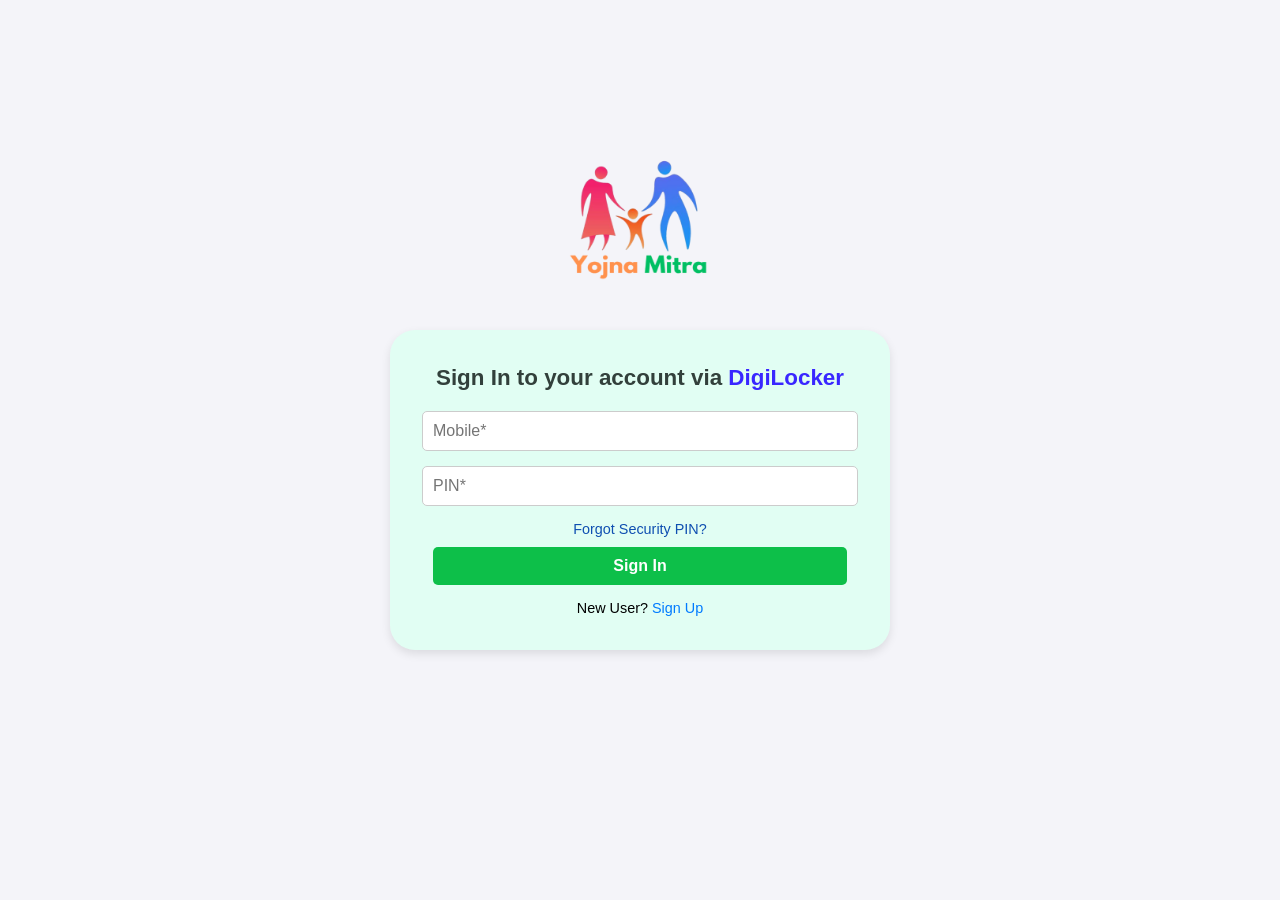
<file: SignIn1.html>
<!DOCTYPE html>
<html lang="en">
<head>
    <meta charset="UTF-8">
    <meta name="viewport" content="width=device-width, initial-scale=1.0">
    <title>Yojna Mitra Login</title>
    <link href="https://fonts.googleapis.com/css2?family=Roboto:wght@400;700&display=swap" rel="stylesheet">
    <link rel="stylesheet" href="SignIn1.css">
</head>
<body>
    <div class="container">
        <!-- Logo -->
        <div class="logo-container">
            <img class="yojnaImg" src="Yojna Mitra-Photoroom 1.png" alt="Yojna Mitra Logo">
        </div>
        
    <div class="login-container">
        <h1>Sign In to your account via <span>DigiLocker</span></h1>
        <form>
            <div class="form-group">
                <input type="text" placeholder="Mobile*" required>
            </div>
            <div class="form-group">
                <input type="password" placeholder="PIN*" required>
            </div>
            <a href="#" class="forgot-pin">Forgot Security PIN?</a>
            <div class="form-group">
                <a href="HomePage.html" class="btn"><b>Sign In</b></a>
            </div>
        </form>
        <p class="sign-up">New User? <a href="SignUp.html">Sign Up</a></p>
    </div>
</body>
</html>
</file>
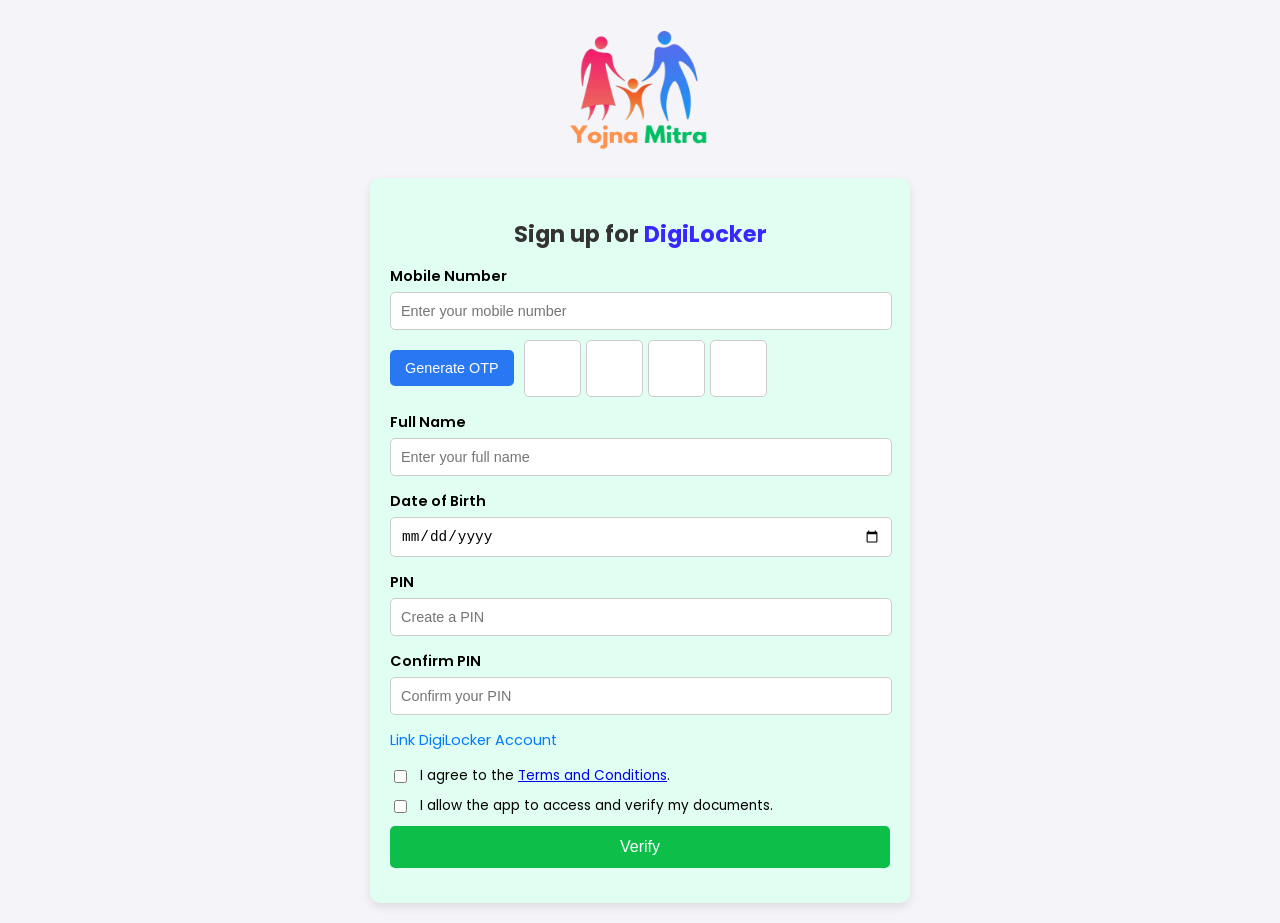
<file: SignUp.html>
<!DOCTYPE html>
<html lang="en">
<head>
    <meta charset="UTF-8">
    <meta name="viewport" content="width=device-width, initial-scale=1.0">
    <title>Sign-Up Form</title>
    <link href="https://fonts.googleapis.com/css2?family=Poppins:wght@300;400;600&display=swap" rel="stylesheet">
    <link rel="stylesheet" href="SignUp.css">
</head>
<body>
    <div class="container">
        <!-- Logo -->
        <div class="logo-container">
            <img class="yojnaImg" src="Yojna Mitra-Photoroom 1.png" alt="Yojna Mitra Logo">
        </div>

        <!-- Form Container -->
        <div class="signup-container">
            <h2>Sign up for <span>DigiLocker</span></h2>
            <form>
                <!-- Mobile Number -->
                <div class="form-group">
                    <label for="mobile">Mobile Number</label>
                    <input type="text" id="mobile" name="mobile" placeholder="Enter your mobile number" required>
                    <div class="otp-section">
                        <button type="button" class="otp-button">Generate OTP</button>
                        <div class="otp-inputs">
                            <input type="text" maxlength="1">
                            <input type="text" maxlength="1">
                            <input type="text" maxlength="1">
                            <input type="text" maxlength="1">
                        </div>
                    </div>
                </div>

                <!-- Full Name -->
                <div class="form-group">
                    <label for="full-name">Full Name</label>
                    <input type="text" id="full-name" name="full-name" placeholder="Enter your full name" required>
                </div>

                <!-- Date of Birth -->
                <div class="form-group">
                    <label for="dob">Date of Birth</label>
                    <input type="date" id="dob" name="dob" required>
                </div>

                <!-- Password -->
                <div class="form-group">
                    <label for="password">PIN</label>
                    <input type="password" id="password" name="password" placeholder="Create a PIN" required>
                </div>

                <!-- Confirm Password -->
                <div class="form-group">
                    <label for="confirm-password">Confirm PIN</label>
                    <input type="password" id="confirm-password" name="confirm-password" placeholder="Confirm your PIN" required>
                </div>

                <!-- DigiLocker Link -->
                <div class="form-group">
                    <a href="#" class="link-digilocker">Link DigiLocker Account</a>
                </div>

                <!-- Consent Checkboxes -->
                <div class="form-check">
                    <input type="checkbox" id="terms" name="terms" required>
                    <label for="terms">I agree to the <a href="#">Terms and Conditions</a>.</label>
                </div>
                <div class="form-check">
                    <input type="checkbox" id="privacy" name="privacy" required>
                    <label for="privacy">I allow the app to access and verify my documents.</label>
                </div>

                <!-- Verify Button -->
                <div class="form-group">
                    <button type="button" class="submit-btn" onclick="redirectToConsentForm()">Verify</button>
                </div>                               
            </form>
        </div>
    </div>

    <script>
    function redirectToConsentForm() {
        window.location.href = "consentForm.html";
    }
    </script>
</body>
</html>
</file>
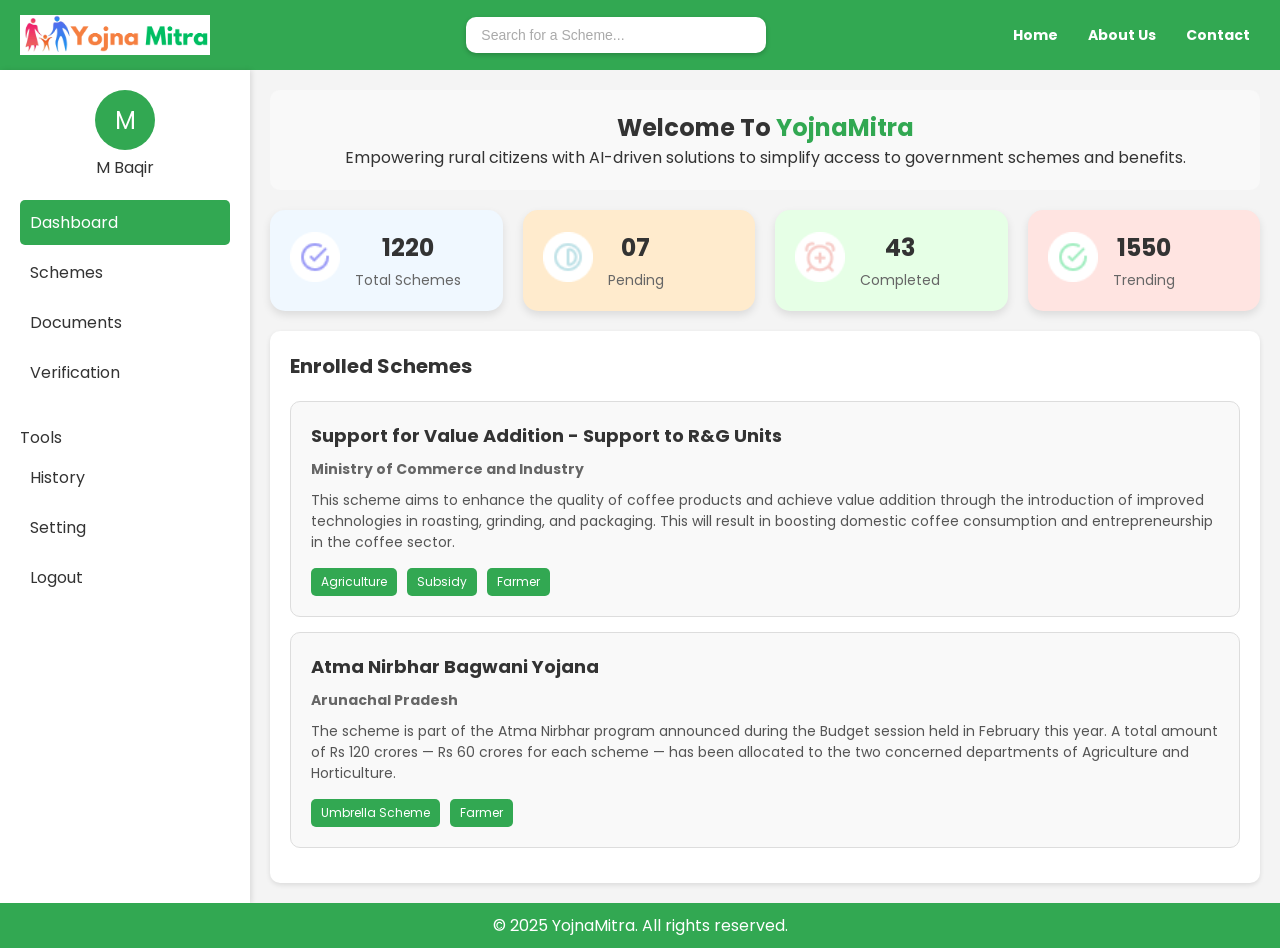
<file: yojna.html>
<!DOCTYPE html>
<html lang="en">
<head>
  <meta charset="UTF-8">
  <meta name="viewport" content="width=device-width, initial-scale=1.0">
  <link href="https://fonts.googleapis.com/css2?family=Poppins:wght@400;500;600&display=swap" rel="stylesheet">
  <title>YojnaMitra Dashboard</title>
  <link rel="stylesheet" href="yojna.css">
</head>
<body>
    <header class="header">
        <div class="logo">
          <img src="logo2.png" alt="Yojna Logo">
        </div>
        <nav class="nav">
          <div class="search">
            <input type="text" placeholder="Search for a Scheme...">
          </div>
          <div class="right-links">
            <a href="#">Home</a>
            <a href="#">About Us</a>
            <a href="#">Contact</a>
          </div>
        </nav>
      </header>
      
  <div class="container">
    <aside class="sidebar">
      <div class="profile">
        <div class="avatar">M</div>
        <p>M Baqir</p>
      </div>
      <ul class="menu">
        <li><a href="yojna.html" class="active">Dashboard</a></li>
        <li><a href="schemehtml.html">Schemes</a></li>
        <li><a href="document.html">Documents</a></li>
        <li><a href="verification.html">Verification</a></li>
        <li class="tools">
            <br>
          <span>Tools</span>
            <li><a href="#">History</a></li>
            <li><a href="#">Setting</a></li>
            <li><a href="#">Logout</a></li>
        </li>
      </ul>
    </aside>

    <main class="dashboard">
      <section class="welcome">
        <h1>Welcome To <span>YojnaMitra</span></h1>
        <p>Empowering rural citizens with AI-driven solutions to simplify access to government schemes and benefits.</p>
      </section>

      <div class="statistics">
        <div class="stat-item total-schemes">
            <div class="icon">
                <img src="totalscheme.png" alt="Trending">
              </div>
          <div class="stat-info">
            <h2>1220</h2>
            <p>Total Schemes</p>
          </div>
        </div>
      
        <div class="stat-item pending">
            <div class="icon">
                <img src="pendingscheme.png" alt="Trending">
              </div>
          <div class="stat-info">
            <h2>07</h2>
            <p>Pending</p>
          </div>
        </div>
      
        <div class="stat-item completed">
            <div class="icon">
                <img src="compscheme.png" alt="Trending">
              </div>
          <div class="stat-info">
            <h2>43</h2>
            <p>Completed</p>
          </div>
        </div>
      
        <div class="stat-item trending">
          <div class="icon">
            <img src="trednigscheme.png" alt="Trending">
          </div>
          <div class="stat-info">
            <h2>1550</h2>
            <p>Trending</p>
          </div>
        </div>
      </div>
      
      <section class="schemes">
        <h2>Enrolled Schemes</h2>
      
        <div class="scheme">
          <h3>Support for Value Addition - Support to R&G Units</h3>
          <p class="scheme-ministry"><strong>Ministry of Commerce and Industry</strong></p>
          <p class="scheme-description">
            This scheme aims to enhance the quality of coffee products and achieve value addition 
            through the introduction of improved technologies in roasting, grinding, and packaging. 
            This will result in boosting domestic coffee consumption and entrepreneurship in the 
            coffee sector.
          </p>
          <div class="tags">
            <span>Agriculture</span>
            <span>Subsidy</span>
            <span>Farmer</span>
          </div>
        </div>
      
        <div class="scheme">
          <h3>Atma Nirbhar Bagwani Yojana</h3>
          <p class="scheme-ministry"><strong>Arunachal Pradesh</strong></p>
          <p class="scheme-description">
            The scheme is part of the Atma Nirbhar program announced during the Budget session held 
            in February this year. A total amount of Rs 120 crores — Rs 60 crores for each scheme — 
            has been allocated to the two concerned departments of Agriculture and Horticulture.
          </p>
          <div class="tags">
            <span>Umbrella Scheme</span>
            <span>Farmer</span>
          </div>
        </div>
      </section>
      
    </main>
  </div>

  <footer class="footer">
    <p>© 2025 YojnaMitra. All rights reserved.</p>
  </footer>
</body>
</html>
</file>
<file: document.css>
* {
    margin: 0;
    padding: 0;
    box-sizing: border-box;
}
  
body {
    font-family: 'Poppins', sans-serif;
    color: #333;
    background-color: #f4f4f4;
    display: flex;
    flex-direction: column;
    min-height: 100vh;
}
  
.header {
    display: flex;
    justify-content: space-between;
    align-items: center;
    background-color: #32a852;
    padding: 15px 20px;
    color: white;
}
  
.header .logo {
    display: flex;
    align-items: center;
}
  
.header .logo img {
    height: 40px;
    margin-right: 10px;
}
  
.nav {
    display: flex;
    flex: 1;
    justify-content: space-between;
    align-items: center;
}
  
.nav .search {
    flex: 1;
    display: flex;
    justify-content: center;
    align-items: center;
}
  
.nav .search input {
    padding: 10px 15px;
    border: none;
    border-radius: 10px;
    width: 300px;
    font-size: 14px;
    box-shadow: 0 2px 5px rgba(0, 0, 0, 0.2);
    outline: none;
}
  
.nav .search input::placeholder {
    color: #aaa;
    font-size: 14px;
}
  
.nav .search button {
    background: none;
    border: none;
    color: #32a852;
    font-size: 18px;
    margin-left: -35px;
    cursor: pointer;
    padding: 5px;
    border-radius: 50%;
    background-color: white;
    box-shadow: 0 2px 5px rgba(0, 0, 0, 0.2);
    transition: background-color 0.2s ease;
}
  
.nav .search button:hover {
    background-color: #ddd;
}
  
.right-links {
    display: flex;
    gap: 20px;
}
  
.right-links a {
    text-decoration: none;
    color: white;
    font-weight: bold;
    margin-right: 10px;
    font-size: 14px;
    position: relative;
    transition: color 0.3s ease;
}
  
.right-links a::after {
    content: '';
    position: absolute;
    bottom: -4px;
    left: 0;
    width: 0;
    height: 2px;
    background: white;
    transition: width 0.3s ease;
}
  
.right-links a:hover {
    color: #ddd;
}
  
.right-links a:hover::after {
    width: 100%;
}
  
.container {
    display: flex;
    flex: 1;
}
  
.sidebar {
    width: 250px;
    background-color: #fff;
    box-shadow: 2px 0 5px rgba(0, 0, 0, 0.1);
    padding: 20px;
}
  
.sidebar .profile {
    text-align: center;
    margin-bottom: 20px;
}
  
.sidebar .profile .avatar {
    width: 60px;
    height: 60px;
    background-color: #32a852;
    color: white;
    border-radius: 50%;
    display: flex;
    align-items: center;
    justify-content: center;
    font-size: 24px;
    margin: 0 auto;
    margin-bottom: 5px;
}
  
.sidebar .menu {
    list-style: none;
}
  
.sidebar .menu a {
    text-decoration: none;
    display: block;
    padding: 10px;
    color: #333;
    margin: 5px 0;
    border-radius: 5px;
}
  
.sidebar .menu a.active,
.sidebar .menu a:hover {
    background-color: #32a852;
    color: white;
}
  
.dashboard {
    flex: 1;
    padding: 20px;
}
  
.content {
    flex-grow: 1;
    display: flex;
    flex-direction: column;
    align-items: center;
    justify-content: center;
    padding: 20px;
    text-align: center;
}
  
.banner img {
    max-width: 100%;
    border-radius: 10px;
    margin-bottom: 20px;
}
  
.documents, .categories {
    width: 100%;
    max-width: 800px;
    margin-bottom: 40px;
}
  
.document-grid, .category-grid {
    display: flex;
    gap: 20px;
    flex-wrap: wrap;
    justify-content: center;
}
  
.document, .category {
    text-align: center;
    background: white;
    padding: 10px;
    border-radius: 10px;
    box-shadow: 0 2px 5px rgba(0, 0, 0, 0.1);
    width: 120px;
}
  
.documents h3 {
    margin-top: 20px;
    margin-bottom: 20px;
}

.categories h3 {
    margin-bottom: 20px;
}

a.document, a.category {
    text-decoration: none;
    color: inherit;
    display: block;
}
  
a.document:hover, a.category:hover {
    background-color: #f0f0f0;
    transition: background-color 0.3s ease;
}
  
.footer {
    background: #32a852;
    color: white;
    text-align: center;
    padding: 10px 0;
    margin-top: auto;
}
</file>
<file: HomePage.css>
body {
    margin: 0;
    font-family: 'Poppins', sans-serif;
    color: #333;
    background-color: #f8f9fa;
}

.header {
    display: flex;
    justify-content: space-between;
    align-items: center;
    background-color: #32a852;
    padding: 15px 20px;
    color: white;
}

.header .logo {
    display: flex;
    align-items: center;
}

.header .logo img {
    height: 40px;
    margin-right: 10px;
}

.nav {
    display: flex;
    flex: 1;
    justify-content: space-between;
    align-items: center;
}

.nav .search {
    flex: 1;
    display: flex;
    justify-content: center;
    align-items: center;
}

.nav .search input {
    padding: 10px 15px;
    border: none;
    border-radius: 10px;
    width: 300px;
    font-size: 14px;
    box-shadow: 0 2px 5px rgba(0, 0, 0, 0.2);
    outline: none;
}

.nav .search input::placeholder {
    color: #aaa;
    font-size: 14px;
}

.nav .search button {
    background: none;
    border: none;
    color: #32a852;
    font-size: 18px;
    margin-left: -35px;
    cursor: pointer;
    padding: 5px;
    border-radius: 50%;
    background-color: white;
    box-shadow: 0 2px 5px rgba(0, 0, 0, 0.2);
    transition: background-color 0.2s ease;
}

.nav .search button:hover {
    background-color: #ddd;
}

.right-links {
    display: flex;
    gap: 20px;
}

.right-links a {
    text-decoration: none;
    color: white;
    font-weight: bold;
    margin-right: 25px;
    font-size: 14px;
    position: relative;
    transition: color 0.3s ease;
}

.right-links a::after {
    content: '';
    position: absolute;
    bottom: -4px;
    left: 0;
    width: 0;
    height: 2px;
    background: white;
    transition: width 0.3s ease;
}

.right-links a:hover {
    color: #ddd;
}

.right-links a:hover::after {
    width: 100%;
}

.header .profile span {
    display: inline-block;
    background-color: #fff;
    color: #28a745;
    padding: 0.5rem 1rem;
    border-radius: 50%;
    font-weight: bold;
    text-align: center;
    text-decoration: none;
}

.hero {
    text-align: center;
}

.hero-image img {
    width: 100%;
    max-height: 750px;
    object-fit: cover;
    box-shadow: 0 4px 8px rgba(255, 255, 255, 0.1);
}

.statistics {
    display: flex;
    justify-content: center;
    gap: 15rem;
    margin-top: 0rem;
    padding: 2rem;
    background-color: #28a745;
    color: #fff;
}

.stat-item {
    background-color: #fff;
    color: #28a745;
    text-align: center;
    padding: 1rem 2rem;
    border-radius: 10px;
    box-shadow: 0 4px 6px rgba(0, 0, 0, 0.1);
    width: 150px;
}

.stat-item h2 {
    font-size: 2rem;
    margin: 0;
}

.stat-item p {
    font-size: 1rem;
    margin: 0.5rem 0 0;
}

.categories {
    margin: 0;
    padding: 0;
    margin-top: -48px;
    box-sizing: border-box;
    text-align: center;
    background-color: #F0EFF7;
    height: 135vh;
}

.categories h2 {
    padding-top: 50px;
    margin-top: 50px;
    text-align: center;
    font-size: 29px;
}

.categories p {
    color: black;
}

.category-grid {
    margin: 0 auto;
    margin-top: 50px;
    width: 60%;
    display: grid;
    grid-template-columns: repeat(4, 1fr);
    gap: 30px;
}

.category {
    text-align: center;
    margin-bottom: 24px;
}

.category img {
    max-width: 100%;
    height: auto;
}

.AboutPage {
    margin: 0;
    padding: 0;
    display: flex;
    justify-content: center;
    align-items: center;
    height: 125vh;
    margin-bottom: -70px;
    margin-top: -110px;
    background-color: #f9f9f9;
}

.content {
    width: 80%;
    height: 60%;
    background-image: url('Group 168.png');
    background-color: black;
    border: 1px solid #ccc;
    box-shadow: 0 4px 8px rgba(0, 0, 0, 0.1);
    border-radius: 30px;
    display: flex;
    flex-direction: column;
    align-items: center;
    padding: 20px;
    gap: 20px;
}

.text {
    flex: 1;
    margin-right: 480px;
    width: 50%;
    text-align: left;
    font-size: 12px;
    line-height: 1.5;
    color: white;
}

.text span {
    margin-top: 20px;
    font-size: 50px;
    font-weight: bolder;
    display: block;
    text-align: left;
    margin-bottom: 20px;
}

.text p {
    margin: 0;
    padding: 0;
    font-size: 20px;
}

.footer {
    background-color: #28a745;
    color: #fff;
    padding: 2rem;
    display: flex;
    justify-content: space-between;
    align-items: center;
}

.footer .social-links {
    display: flex;
    margin-left: 30px;
    flex-direction: column;
    align-items: center;
    gap: 10px;
}

.footer .social-links a {
    text-decoration: none;
}

.footer .social-links img {
    width: 40px;
    height: 40px;
    transition: transform 0.2s ease;
}

.footer .social-links img:hover {
    transform: scale(1.2);
}

.footer-nav {
    display: flex;
}

.footer-nav div {
    margin-right: 10rem;
}

.footer-nav ul {
    list-style: none;
    padding: 0;
}

.footer-nav ul li {
    margin: 0.5rem 0;
}

.footer-nav ul li a {
    color: #fff;
    text-decoration: none;
}

.footer-logo img {
    height: 120px;
    margin-right: 50px;
}
</file>
<file: scheme2css.css>
* {
  margin: 0;
  padding: 0;
  box-sizing: border-box;
}

body {
  font-family: 'Poppins', sans-serif;
  color: #333;
  background-color: #f4f4f4;
  display: flex;
  flex-direction: column;
  min-height: 100vh;
}

.header {
  display: flex;
  justify-content: space-between;
  align-items: center;
  background-color: #32a852;
  padding: 15px 20px;
  color: white;
}

.header .logo {
  display: flex;
  align-items: center;
}

.header .logo img {
  height: 40px;
  margin-right: 10px;
}

.nav {
  display: flex;
  flex: 1;
  justify-content: space-between;
  align-items: center;
}

.nav .search {
  flex: 1;
  display: flex;
  justify-content: center;
  align-items: center;
}

.nav .search input {
  padding: 10px 15px;
  border: none;
  border-radius: 10px;
  width: 300px;
  font-size: 14px;
  box-shadow: 0 2px 5px rgba(0, 0, 0, 0.2);
  outline: none;
}

.nav .search input::placeholder {
  color: #aaa;
  font-size: 14px;
}

.nav .search button {
  background: none;
  border: none;
  color: #32a852;
  font-size: 18px;
  margin-left: -35px;
  cursor: pointer;
  padding: 5px;
  border-radius: 50%;
  background-color: white;
  box-shadow: 0 2px 5px rgba(0, 0, 0, 0.2);
  transition: background-color 0.2s ease;
}

.nav .search button:hover {
  background-color: #ddd;
}

.right-links {
  display: flex;
  gap: 20px;
}

.right-links a {
  text-decoration: none;
  color: white;
  font-weight: bold;
  margin-right: 10px;
  font-size: 14px;
  position: relative;
  transition: color 0.3s ease;
}

.right-links a::after {
  content: '';
  position: absolute;
  bottom: -4px;
  left: 0;
  width: 0;
  height: 2px;
  background: white;
  transition: width 0.3s ease;
}

.right-links a:hover {
  color: #ddd;
}

.right-links a:hover::after {
  width: 100%;
}

.container {
  display: flex;
  flex: 1;
}

.sidebar {
  width: 250px;
  background-color: #fff;
  box-shadow: 2px 0 5px rgba(0, 0, 0, 0.1);
  padding: 20px;
}

.sidebar .profile {
  text-align: center;
  margin-bottom: 20px;
}

.sidebar .profile .avatar {
  width: 60px;
  height: 60px;
  background-color: #32a852;
  color: white;
  border-radius: 50%;
  display: flex;
  align-items: center;
  justify-content: center;
  font-size: 24px;
  margin: 0 auto;
  margin-bottom: 5px;
}

.sidebar .menu {
  list-style: none;
}

.sidebar .menu a {
  text-decoration: none;
  display: block;
  padding: 10px;
  color: #333;
  margin: 5px 0;
  border-radius: 5px;
}

.sidebar .menu a.active,
.sidebar .menu a:hover {
  background-color: #32a852;
  color: white;
}

.dashboard {
  flex: 1;
  padding: 20px;
}

.schemes {
  margin-left: 10px;
}

.schemes h1 {
  font-size: 26px;
  font-weight: 600;
  color: #1b3a57;
  margin-bottom: 5px;
}

.schemes h2 {
  font-size: 18px;
  font-weight: 500;
  color: #5a7391;
  margin-bottom: 15px;
}

.tags {
  display: flex;
  flex-wrap: wrap;
  margin-bottom: 15px;
}

.tag {
  background: #eef8f3;
  color: #128251;
  font-size: 14px;
  font-weight: 500;
  border-radius: 12px;
  padding: 5px 15px;
  margin-right: 10px;
  margin-bottom: 10px;
  box-shadow: 0 2px 4px rgba(0, 0, 0, 0.1);
}

.content {
  padding: 20px;
  text-align: center;
}

.toggle-btn {
  padding: 10px 20px;
  font-size: 16px;
  background-color: #0bae2e;
  color: white;
  border-radius: 5px;
  cursor: pointer;
  margin-top: 20px;
}

.toggle-btn:hover {
  background-color: #0056b3;
}

.apply-btn {
  padding: 10px 20px;
  font-size: 16px;
  background-color: #0bae2e; /* Similar color as Check Eligibility button */
  color: white;
  border-radius: 5px;
  cursor: pointer;
  margin-left: 10px; /* Adds spacing between the two buttons */
}

.apply-btn:hover {
  background-color: #0056b3; /* Slight color change on hover */
}


.eligibility-form {
  position: fixed;
  top: 0;
  left: 0;
  width: 100%;
  height: 100%;
  background-color: rgba(0, 0, 0, 0.5);
  display: none;
  justify-content: center;
  align-items: center;
}

.eligibility-form-inner {
  background-color: white;
  padding: 30px;
  border-radius: 8px;
  width: 400px;
  max-width: 90%;
  text-align: center;
}

.eligibility-form label {
  font-size: 14px;
  margin-bottom: 5px;
  display: block;
}

.eligibility-form input,
.eligibility-form select,
.eligibility-form button {
  width: 100%;
  padding: 8px;
  margin-bottom: 15px;
  border-radius: 5px;
  border: 1px solid #ccc;
}

.eligibility-form button {
  background-color: #007bff;
  color: white;
  font-weight: bold;
  cursor: pointer;
}

.eligibility-form button:hover {
  background-color: #0056b3;
}

.eligibility-message {
  font-size: 16px;
  font-weight: bold;
  margin-top: 20px;
  text-align: center;
  color: green;
}

.close-btn {
  background-color: red;
  color: white;
  font-weight: bold;
  border: none;
  padding: 8px 16px;
  border-radius: 5px;
  cursor: pointer;
}

.close-btn:hover {
  background-color: darkred;
}

.nav-buttons {
  display: flex;
  gap: 10px;
  margin: 20px 0;
  flex-wrap: wrap;
}

.nav-btn {
  background: #f8f9fa;
  color: #198754;
  border: 1px solid #198754;
  border-radius: 4px;
  padding: 10px 15px;
  font-size: 14px;
  font-weight: 500;
  cursor: pointer;
  transition: all 0.3s ease;
  text-align: center;
}

.nav-btn:hover {
  background: #198754;
  color: white;
  box-shadow: 0 4px 8px rgba(0, 0, 0, 0.2);
  transform: translateY(-3px);
}

.nav-btn.active {
  background: #145d40;
  color: white;
  border-color: #145d40;
}

.scheme-content {
  margin-top: 20px;
}

.details-section,
.benefits-section,
.eligibility-section {
  margin-bottom: 20px;
}

h3 {
  font-size: 20px;
  color: #1b3a57;
  border-bottom: 2px solid #128251;
  padding-bottom: 5px;
  margin-bottom: 10px;
}

p {
  font-size: 15px;
  color: #434d5e;
  line-height: 1.8;
}

ul {
  list-style: disc inside;
  color: #434d5e;
}

ul li {
  margin-bottom: 8px;
  line-height: 1.6;
}

.footer {
  background: #32a852;
  color: white;
  text-align: center;
  padding: 10px 0;
  margin-top: auto;
}
</file>
<file: schemecss.css>
* {
  margin: 0;
  padding: 0;
  box-sizing: border-box;
}

body {
  font-family: 'Poppins', sans-serif;
  color: #333;
  background-color: #f4f4f4;
  display: flex;
  flex-direction: column;
  min-height: 100vh;
}

.header {
  display: flex;
  justify-content: space-between;
  align-items: center;
  background-color: #32a852;
  padding: 15px 20px;
  color: white;
}

.header .logo {
  display: flex;
  align-items: center;
}

.header .logo img {
  height: 40px;
  margin-right: 10px;
}

.nav {
  display: flex;
  flex: 1;
  justify-content: space-between;
  align-items: center;
}

.nav .search {
  flex: 1;
  display: flex;
  justify-content: center;
  align-items: center;
}

.nav .search input {
  padding: 10px 15px;
  border: none;
  border-radius: 10px;
  width: 300px;
  font-size: 14px;
  box-shadow: 0 2px 5px rgba(0, 0, 0, 0.2);
  outline: none;
}

.nav .search input::placeholder {
  color: #aaa;
  font-size: 14px;
}

.nav .search button {
  background: none;
  border: none;
  color: #32a852;
  font-size: 18px;
  margin-left: -35px;
  cursor: pointer;
  padding: 5px;
  border-radius: 50%;
  background-color: white;
  box-shadow: 0 2px 5px rgba(0, 0, 0, 0.2);
  transition: background-color 0.2s ease;
}

.nav .search button:hover {
  background-color: #ddd;
}

.right-links {
  display: flex;
  gap: 20px;
}

.right-links a {
  text-decoration: none;
  color: white;
  font-weight: bold;
  margin-right: 10px;
  font-size: 14px;
  position: relative;
  transition: color 0.3s ease;
}

.right-links a::after {
  content: '';
  position: absolute;
  bottom: -4px;
  left: 0;
  width: 0;
  height: 2px;
  background: white;
  transition: width 0.3s ease;
}

.right-links a:hover {
  color: #ddd;
}

.right-links a:hover::after {
  width: 100%;
}

.container {
  display: flex;
  flex: 1;
}

.sidebar {
  width: 250px;
  background-color: #fff;
  box-shadow: 2px 0 5px rgba(0, 0, 0, 0.1);
  padding: 20px;
}

.sidebar .profile {
  text-align: center;
  margin-bottom: 20px;
}

.sidebar .profile .avatar {
  width: 60px;
  height: 60px;
  background-color: #32a852;
  color: white;
  border-radius: 50%;
  display: flex;
  align-items: center;
  justify-content: center;
  font-size: 24px;
  margin: 0 auto;
  margin-bottom: 5px;
}

.sidebar .menu {
  list-style: none;
}

.sidebar .menu a {
  text-decoration: none;
  display: block;
  padding: 10px;
  color: #333;
  margin: 5px 0;
  border-radius: 5px;
}

.sidebar .menu a.active,
.sidebar .menu a:hover {
  background-color: #32a852;
  color: white;
}

.dashboard {
  flex: 1;
  padding: 20px;
}

.welcome {
  background: #f9f9f9;
  padding: 20px;
  border-radius: 10px;
  margin-bottom: 20px;
  text-align: center;
}

.welcome h1 span {
  color: #32a852;
}

.statistics {
  display: flex;
  justify-content: space-between;
  gap: 20px;
  margin: 20px 0;
}

.stat-item {
  flex: 1;
  display: flex;
  align-items: center;
  padding: 20px;
  border-radius: 15px;
  box-shadow: 0 4px 8px rgba(0, 0, 0, 0.1);
  transition: transform 0.3s ease;
}

.stat-item:hover {
  transform: scale(1.05);
}

.total-schemes {
  background-color: #f0f8ff;
}

.pending {
  background-color: #ffebcd;
}

.completed {
  background-color: #e6ffe6;
}

.trending {
  background-color: #ffe4e1;
}

.stat-item .icon {
  margin-right: 15px;
}

.stat-item .icon img {
  width: 50px;
  height: 50px;
}

.stat-item .stat-info h2 {
  font-size: 24px;
  text-align: center;
  margin: 0;
  color: #333;
}

.stat-item .stat-info p {
  margin: 5px 0 0;
  font-size: 14px;
  color: #666;
}

.enrolled-schemes {
  font-size: 24px;
  color: rgb(0, 0, 0);
}

.matched-profile {
  font-size: 18px;
  color: rgb(135, 134, 134);
}

.schemes {
  background: white;
  padding: 20px;
  border-radius: 10px;
  box-shadow: 0 2px 5px rgba(0, 0, 0, 0.1);
}

.schemes h2 {
  font-size: 20px;
  margin-bottom: 20px;
  color: #333;
}

.scheme {
  padding: 20px;
  margin-bottom: 15px;
  border: 1px solid #ddd;
  border-radius: 10px;
  background-color: #f9f9f9;
}

.scheme h3 {
  font-size: 18px;
  color: #333;
  margin-bottom: 10px;
}

.scheme-ministry {
  font-size: 14px;
  color: #666;
  margin-bottom: 10px;
}

.scheme-description {
  font-size: 14px;
  line-height: 1.5;
  margin-bottom: 15px;
  color: #555;
}

.tags {
  display: flex;
  flex-wrap: wrap;
  gap: 10px;
}

.tags span {
  background: #32a852;
  color: white;
  padding: 5px 10px;
  font-size: 12px;
  border-radius: 5px;
}

.footer {
  background: #32a852;
  color: white;
  text-align: center;
  padding: 10px 0;
  margin-top: auto;
}
</file>
<file: SignIn1.css>
body {
    font-family: 'Poppins', sans-serif;
    margin: 0;
    padding: 0;
    background-color: #f4f4f9;
    display: flex;
    justify-content: center;
    align-items: center;
    min-height: 100vh;
}

.container {
    width: 100%;
    max-width: 500px;
    padding: 20px;
    display: flex;
    flex-direction: column;
    align-items: center;
    gap: 20px;
}

.logo-container {
    text-align: center;
    margin-top: -300px;
}

.yojnaImg {
    max-width: 150px;
    height: auto;
}
.login-container {
    margin-top: -120px;
    width: 460px;
    background: #E1FEF3;
    padding: 20px;
    border-radius: 25px;
    box-shadow: 0 4px 10px rgba(0, 0, 0, 0.1);
    position: fixed;
    z-index: 2;
}


.login-container h1 {
    text-align: center;
    margin-bottom: 20px;
    font-size: 1.4rem;
    color: #32403B;
}

.login-container h1 span {
    color: #3927FF;
}

.form-group {
    margin-bottom: 15px;
    display: flex;
    justify-content: center;
}

.form-group input {
    width: 90%;
    padding: 10px;
    font-size: 1rem;
    border: 1px solid #ccc;
    border-radius: 5px;
}

.form-group input:focus {
    border-color: #007bff;
    outline: none;
}

.forgot-pin {
    font-size: 0.9rem;
    color: #0F4FB1;
    text-decoration: none;
    margin: 10px 0;
    display: block;
    text-align: center;
}

.forgot-pin:hover {
    text-decoration: underline;
}

.btn {
    display: inline-block;
    width: 90%;
    background-color: #0DBF49;
    color: #fff;
    font-size: 1rem;
    border: none;
    border-radius: 5px;
    padding: 10px 0;
    text-align: center;
    text-decoration: none;
    cursor: pointer;
    transition: background-color 0.3s ease;
}

.btn:hover {
    background-color: #218838;
}

.sign-up {
    margin-top: 15px;
    font-size: 0.9rem;
    text-align: center;
}

.sign-up a {
    color: #007bff;
    text-decoration: none;
}

.sign-up a:hover {
    text-decoration: underline;
}
</file>
<file: SignUp.css>
/* General Styles */
body {
    font-family: 'Poppins', sans-serif;
    margin: 0;
    padding: 0;
    background-color: #f4f4f9;
    display: flex;
    justify-content: center;
    align-items: center;
    min-height: 100vh;
}

.container {
    width: 100%;
    max-width: 500px;
    padding: 20px;
    display: flex;
    flex-direction: column;
    align-items: center;
    gap: 20px;
}

.logo-container {
    text-align: center;
    margin-bottom: -30px;
}

.yojnaImg {
    max-width: 150px;
    height: auto;
    margin-bottom: 20px;
}

.signup-container {
    width: 100%;
    background: #e1fef3;
    padding: 20px;
    border-radius: 10px;
    box-shadow: 0 4px 10px rgba(0, 0, 0, 0.1);
}

.signup-container h2 {
    text-align: center;
    font-size: 1.4rem;
    color: #333;
    margin-bottom: 15px;
}

.signup-container span {
    color: #3927ff;
}

/* Form Styles */
.form-group {
    margin-bottom: 15px;
    display: flex;
    flex-direction: column;
}

.form-group label {
    margin-bottom: 5px;
    font-size: 0.9rem;
    font-weight: 600;
}

.form-group input {
    width: 96%;
    padding: 10px;
    font-size: 0.9rem;
    border: 1px solid #ccc;
    border-radius: 5px;
    outline: none;
}

.form-group input:focus {
    border-color: #007bff;
}

.otp-section {
    display: flex;
    align-items: center;
    gap: 10px;
    margin-top: 10px;
}

.otp-button {
    padding: 10px 15px;
    background-color: #2878f3;
    color: #fff;
    border: none;
    border-radius: 5px;
    cursor: pointer;
    font-size: 0.9rem;
}

.otp-inputs {
    display: flex;
    gap: 5px;
}

.otp-inputs input {
    width: 35px;
    height: 35px;
    text-align: center;
    border: 1px solid #ccc;
    border-radius: 5px;
}

.link-digilocker {
    color: #007bff;
    text-decoration: none;
    font-size: 0.9rem;
}

.link-digilocker:hover {
    text-decoration: underline;
}

.form-check {
    display: flex;
    align-items: center;
    gap: 10px;
    font-size: 0.85rem;
    margin-bottom: 10px;
}

.submit-btn {
    width: 100%;
    padding: 12px;
    background: #0dbf49;
    color: #fff;
    border: none;
    border-radius: 5px;
    font-size: 1rem;
    cursor: pointer;
    text-align: center;
}
</file>
<file: yojna.css>
* {
  margin: 0;
  padding: 0;
  box-sizing: border-box;
}

body {
  font-family: 'Poppins', sans-serif;
  color: #333;
  background-color: #f4f4f4;
  display: flex;
  flex-direction: column;
  min-height: 100vh;
}

.header {
  display: flex;
  justify-content: space-between;
  align-items: center;
  background-color: #32a852;
  padding: 15px 20px;
  color: white;
}

.header .logo {
  display: flex;
  align-items: center;
}

.header .logo img {
  height: 40px;
  margin-right: 10px;
}

.nav {
  display: flex;
  flex: 1;
  justify-content: space-between;
  align-items: center;
}

.nav .search {
  flex: 1;
  display: flex;
  justify-content: center;
  align-items: center;
}

.nav .search input {
  padding: 10px 15px;
  border: none;
  border-radius: 10px;
  width: 300px;
  font-size: 14px;
  box-shadow: 0 2px 5px rgba(0, 0, 0, 0.2);
  outline: none;
}

.nav .search input::placeholder {
  color: #aaa;
  font-size: 14px;
}

.nav .search button {
  background: none;
  border: none;
  color: #32a852;
  font-size: 18px;
  margin-left: -35px;
  cursor: pointer;
  padding: 5px;
  border-radius: 50%;
  background-color: white;
  box-shadow: 0 2px 5px rgba(0, 0, 0, 0.2);
  transition: background-color 0.2s ease;
}

.nav .search button:hover {
  background-color: #ddd;
}

.right-links {
  display: flex;
  gap: 20px;
}

.right-links a {
  text-decoration: none;
  color: white;
  font-weight: bold;
  margin-right: 10px;
  font-size: 14px;
  position: relative;
  transition: color 0.3s ease;
}

.right-links a::after {
  content: '';
  position: absolute;
  bottom: -4px;
  left: 0;
  width: 0;
  height: 2px;
  background: white;
  transition: width 0.3s ease;
}

.right-links a:hover {
  color: #ddd;
}

.right-links a:hover::after {
  width: 100%;
}

.container {
  display: flex;
  flex: 1;
}

.sidebar {
  width: 250px;
  background-color: #fff;
  box-shadow: 2px 0 5px rgba(0, 0, 0, 0.1);
  padding: 20px;
}

.sidebar .profile {
  text-align: center;
  margin-bottom: 20px;
}

.sidebar .profile .avatar {
  width: 60px;
  height: 60px;
  background-color: #32a852;
  color: white;
  border-radius: 50%;
  display: flex;
  align-items: center;
  justify-content: center;
  font-size: 24px;
  margin: 0 auto;
  margin-bottom: 5px;
}

.sidebar .menu {
  list-style: none;
}

.sidebar .menu a {
  text-decoration: none;
  display: block;
  padding: 10px;
  color: #333;
  margin: 5px 0;
  border-radius: 5px;
}

.sidebar .menu a.active,
.sidebar .menu a:hover {
  background-color: #32a852;
  color: white;
}

.dashboard {
  flex: 1;
  padding: 20px;
}

.welcome {
  background: #f9f9f9;
  padding: 20px;
  border-radius: 10px;
  margin-bottom: 20px;
  text-align: center;
}

.welcome h1 span {
  color: #32a852;
}

.statistics {
  display: flex;
  justify-content: space-between;
  gap: 20px;
  margin: 20px 0;
}

.stat-item {
  flex: 1;
  display: flex;
  align-items: center;
  padding: 20px;
  border-radius: 15px;
  box-shadow: 0 4px 8px rgba(0, 0, 0, 0.1);
  transition: transform 0.3s ease;
}

.stat-item:hover {
  transform: scale(1.05);
}

.total-schemes {
  background-color: #f0f8ff;
}

.pending {
  background-color: #ffebcd;
}

.completed {
  background-color: #e6ffe6;
}

.trending {
  background-color: #ffe4e1;
}

.stat-item .icon {
  margin-right: 15px;
}

.stat-item .icon img {
  width: 50px;
  height: 50px;
}

.stat-item .stat-info h2 {
  font-size: 24px;
  text-align: center;
  margin: 0;
  color: #333;
}

.stat-item .stat-info p {
  margin: 5px 0 0;
  font-size: 14px;
  color: #666;
}

.schemes {
  background: white;
  padding: 20px;
  border-radius: 10px;
  box-shadow: 0 2px 5px rgba(0, 0, 0, 0.1);
}

.schemes h2 {
  font-size: 20px;
  margin-bottom: 20px;
  color: #333;
}

.scheme {
  padding: 20px;
  margin-bottom: 15px;
  border: 1px solid #ddd;
  border-radius: 10px;
  background-color: #f9f9f9;
}

.scheme h3 {
  font-size: 18px;
  color: #333;
  margin-bottom: 10px;
}

.scheme-ministry {
  font-size: 14px;
  color: #666;
  margin-bottom: 10px;
}

.scheme-description {
  font-size: 14px;
  line-height: 1.5;
  margin-bottom: 15px;
  color: #555;
}

.tags {
  display: flex;
  flex-wrap: wrap;
  gap: 10px;
}

.tags span {
  background: #32a852;
  color: white;
  padding: 5px 10px;
  font-size: 12px;
  border-radius: 5px;
}

.footer {
  background: #32a852;
  color: white;
  text-align: center;
  padding: 10px 0;
  margin-top: auto;
}
</file>
